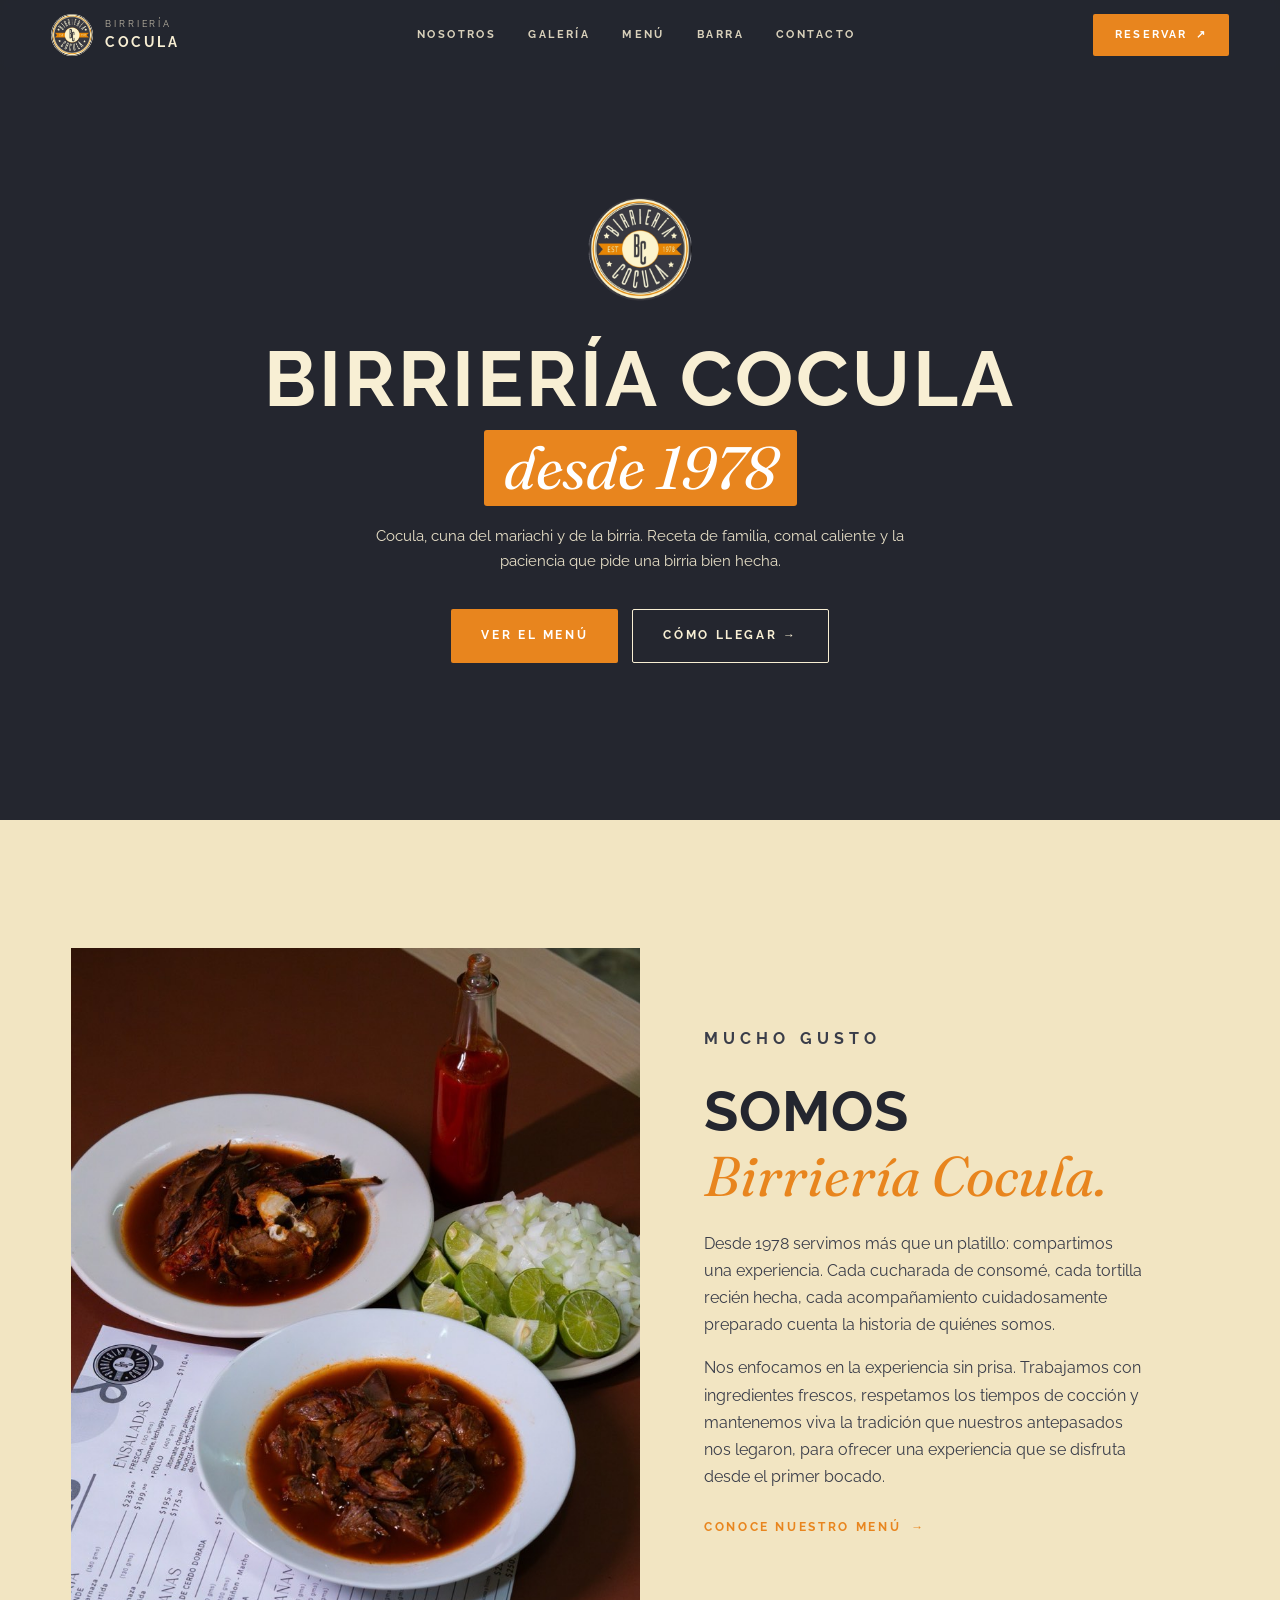
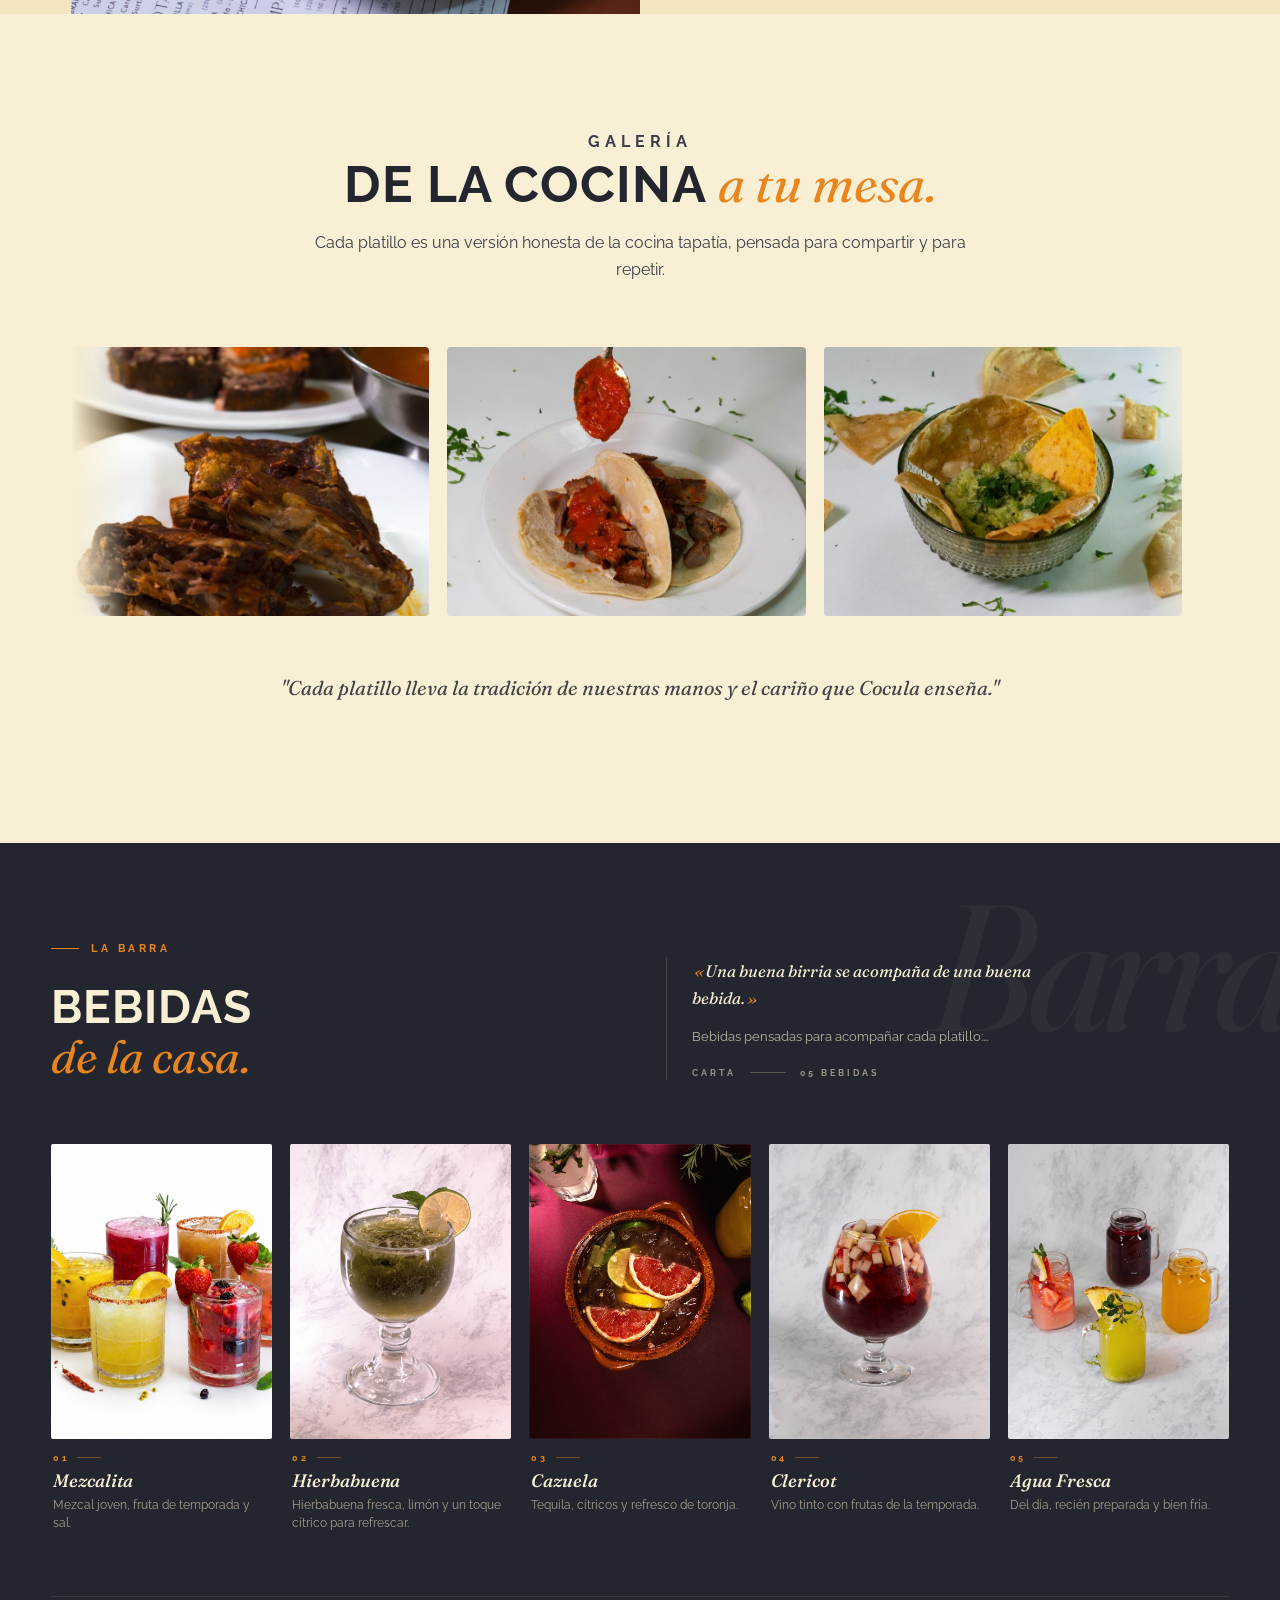
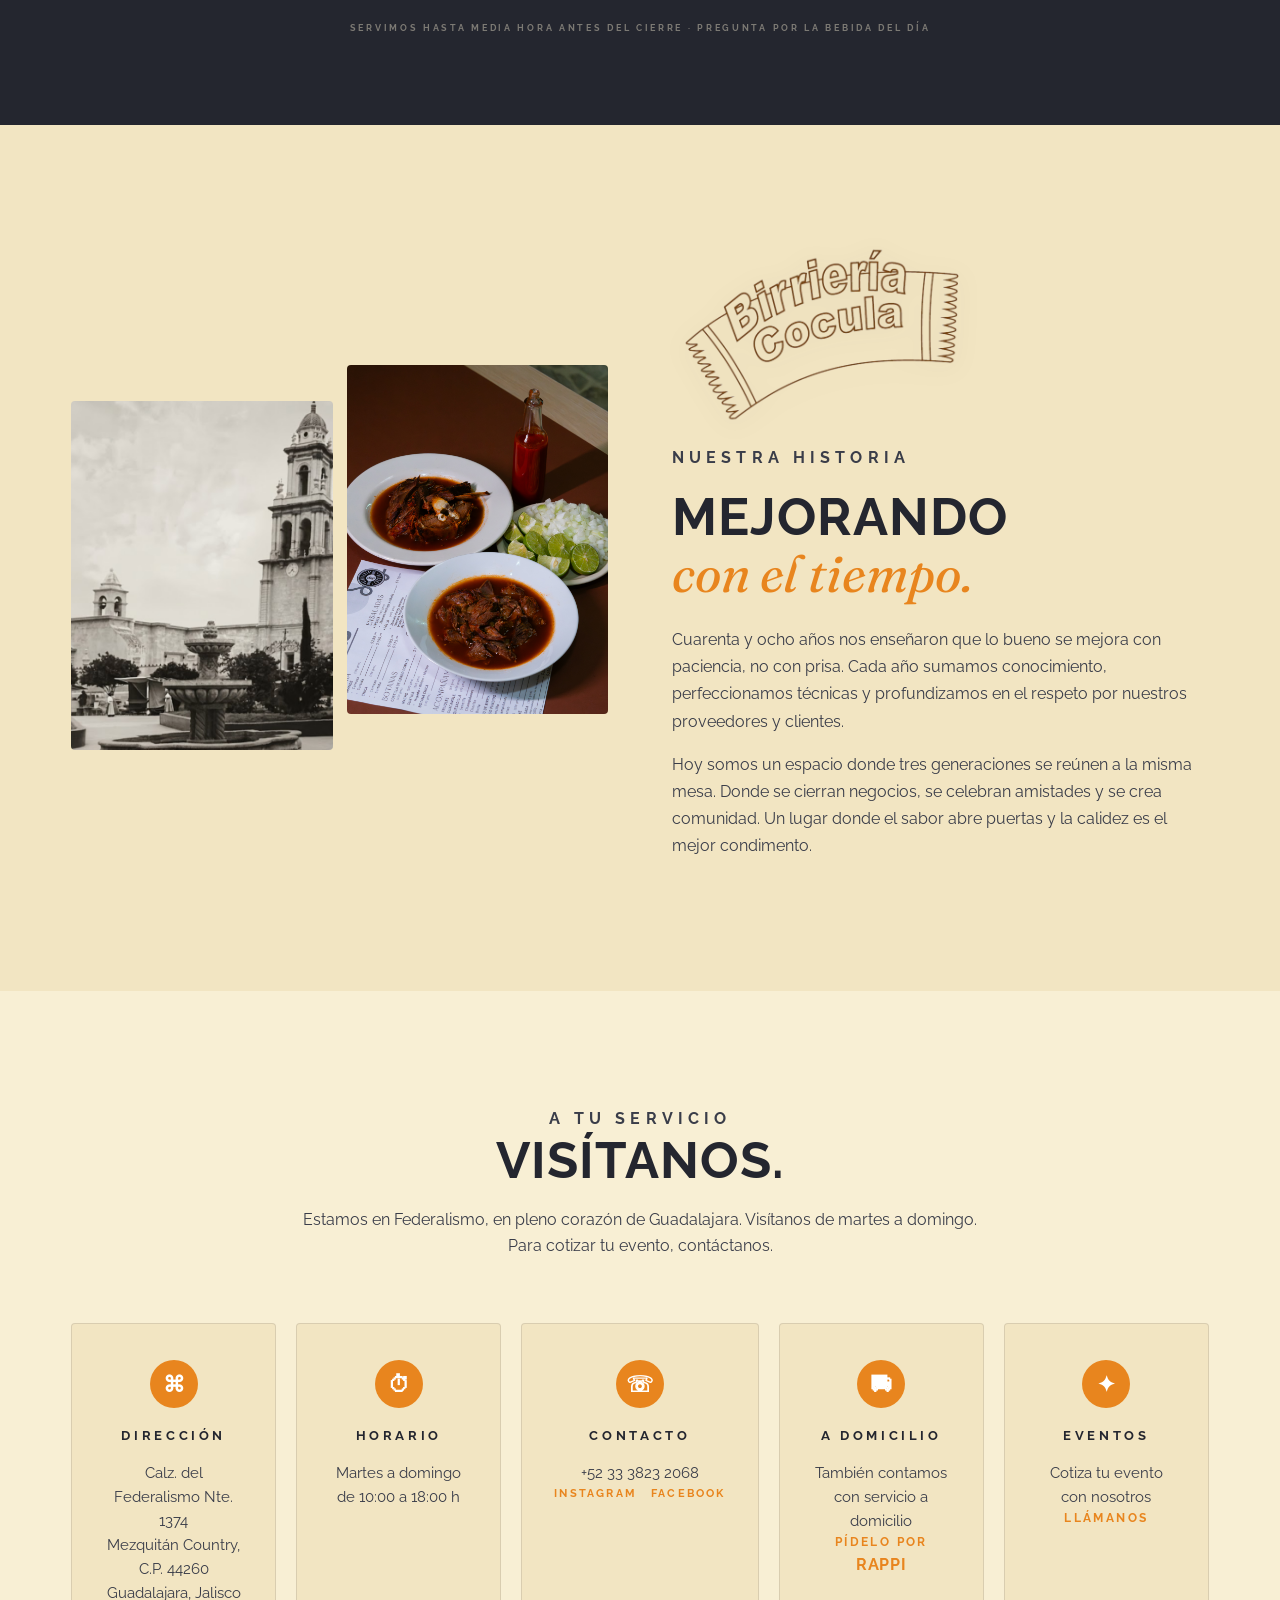
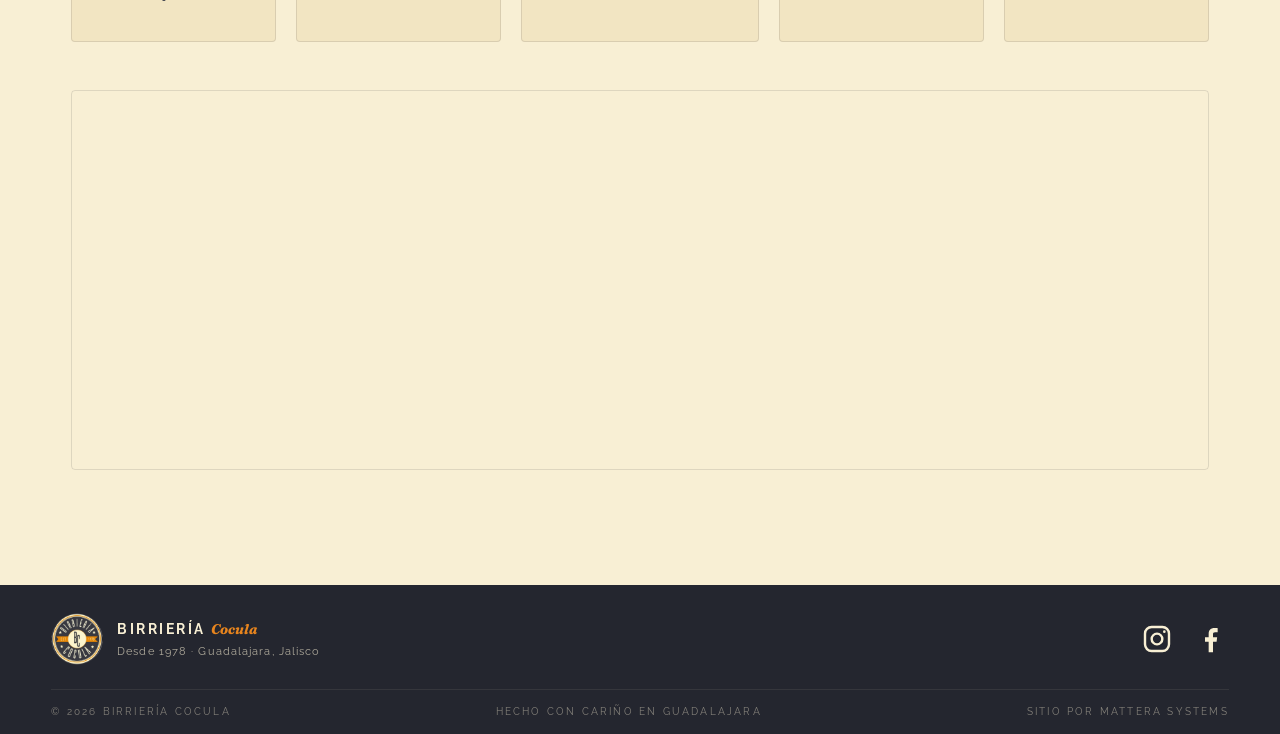
<file: index.html>
<!doctype html>
<html lang="es">
<head>
<meta charset="utf-8" />
<meta name="viewport" content="width=device-width, initial-scale=1" />
<title>Birriería Cocula · Birria tradicional desde 1978 · Guadalajara</title>
<meta name="description" content="Birriería Cocula: birria de chivo tradicional en Guadalajara desde 1978. Tacos, consomé, panela frita y mezcalitas. Calz. del Federalismo Nte. 1374, Mezquitán Country." />
<meta name="keywords" content="birrieria cocula, birria guadalajara, birria de chivo, birria tradicional, restaurante guadalajara, federalismo, mezquitan country, birrieria jalisco" />
<meta name="author" content="Birriería Cocula" />
<meta name="robots" content="index, follow" />
<link rel="canonical" href="https://birrieriacocula.com/" />

<meta property="og:type" content="restaurant.restaurant" />
<meta property="og:site_name" content="Birriería Cocula" />
<meta property="og:title" content="Birriería Cocula · Birria tradicional desde 1978" />
<meta property="og:description" content="De Cocula, cuna del mariachi y de la birria, a tu mesa en Guadalajara. Receta familiar desde 1978." />
<meta property="og:url" content="https://birrieriacocula.com/" />
<meta property="og:image" content="https://birrieriacocula.com/assets/images/brand/logo.png" />
<meta property="og:locale" content="es_MX" />

<meta name="twitter:card" content="summary_large_image" />
<meta name="twitter:title" content="Birriería Cocula · Birria tradicional desde 1978" />
<meta name="twitter:description" content="Birria de chivo tradicional en Guadalajara desde 1978." />
<meta name="twitter:image" content="https://birrieriacocula.com/assets/images/brand/logo.png" />

<meta name="theme-color" content="#24262F" />
<link rel="icon" type="image/png" href="assets/images/brand/logo.png" />

<script type="application/ld+json">
{
  "@context": "https://schema.org",
  "@type": "Restaurant",
  "name": "Birriería Cocula",
  "description": "Birria de chivo tradicional en Guadalajara desde 1978. Receta familiar de Cocula, Jalisco.",
  "url": "https://birrieriacocula.com/",
  "logo": "https://birrieriacocula.com/assets/images/brand/logo.png",
  "image": "https://birrieriacocula.com/assets/images/brand/logo.png",
  "telephone": "+523338232068",
  "priceRange": "$$",
  "servesCuisine": ["Mexicana", "Jalisciense", "Birria"],
  "foundingDate": "1978",
  "menu": "https://birrieriacocula.com/menu.html",
  "acceptsReservations": "True",
  "address": {
    "@type": "PostalAddress",
    "streetAddress": "Calz. del Federalismo Nte. 1374",
    "addressLocality": "Guadalajara",
    "addressRegion": "Jalisco",
    "postalCode": "44260",
    "addressCountry": "MX"
  },
  "openingHoursSpecification": [{
    "@type": "OpeningHoursSpecification",
    "dayOfWeek": ["Tuesday","Wednesday","Thursday","Friday","Saturday","Sunday"],
    "opens": "10:00",
    "closes": "18:00"
  }]
}
</script>

<link rel="preconnect" href="https://fonts.googleapis.com">
<link rel="preconnect" href="https://fonts.gstatic.com" crossorigin>
<link href="https://fonts.googleapis.com/css2?family=Raleway:wght@400;500;700&family=Fraunces:ital,opsz,wght@0,9..144,400..700;1,9..144,400..700&display=swap" rel="stylesheet">

<link rel="stylesheet" href="styles.css" />
</head>
<body>

<!-- ─── NAV ─────────────────────────────────────────────── -->
<header class="nav">
  <a href="#top" class="nav__brand" aria-label="Birriería Cocula">
    <img src="assets/images/brand/logo.png" alt="" />
    <span>
      <small>Birriería</small>
      Cocula
    </span>
  </a>
  <nav class="nav__links" aria-label="Principal">
    <a href="#nosotros">Nosotros</a>
    <a href="#galeria">Galería</a>
    <a href="menu.html">Menú</a>
    <a href="#barra">Barra</a>
    <a href="#contacto">Contacto</a>
  </nav>
  <a href="tel:+523338232068" class="nav__cta">Reservar <span aria-hidden="true">↗</span></a>
  <button class="nav__burger" aria-label="Abrir menú" aria-expanded="false">
    <span></span><span></span><span></span>
  </button>
</header>

<!-- ─── HERO SLIDER ─────────────────────────────────────── -->
<section id="top" class="hero">
  <div class="hero__slides" aria-hidden="true">
    <div class="hero__slide" style="background-image:url('assets/images/menu/birrieriacocula_foto.jpg')"></div>
    <div class="hero__slide" style="background-image:url('assets/images/menu/chivo-7.jpg')"></div>
    <div class="hero__slide" style="background-image:url('assets/images/menu/panela-asada.jpg')"></div>
  </div>
  <div class="hero__overlay">
    <div class="hero__logo"><img src="assets/images/brand/logo.png" alt="Logotipo Birriería Cocula" /></div>
    <h1>Birriería Cocula <em>desde 1978</em></h1>
    <p class="hero__lede">Cocula, cuna del mariachi y de la birria. Receta de familia, comal caliente y la paciencia que pide una birria bien hecha.</p>
    <div class="hero__cta">
      <a href="menu.html" class="btn btn--solid">Ver el menú</a>
      <a href="#contacto" class="btn btn--ghost">Cómo llegar →</a>
    </div>
  </div>
</section>

<!-- ─── MUCHO GUSTO (nosotros) ──────────────────────────── -->
<section id="nosotros" class="mucho">
  <div class="mucho__inner">
    <div class="mucho__img" style="background-image:url('assets/images/menu/birria-chivo.jpg')"></div>
    <div class="mucho__text">
      <p class="eyebrow">Mucho gusto</p>
      <h2>Somos <em>Birriería Cocula.</em></h2>
      <p>Desde 1978 servimos más que un platillo: compartimos una experiencia. Cada cucharada de consomé, cada tortilla recién hecha, cada acompañamiento cuidadosamente preparado cuenta la historia de quiénes somos.</p>
      <p>Nos enfocamos en la experiencia sin prisa. Trabajamos con ingredientes frescos, respetamos los tiempos de cocción y mantenemos viva la tradición que nuestros antepasados nos legaron, para ofrecer una experiencia que se disfruta desde el primer bocado.</p>
      <a href="menu.html" class="link-arrow">Conoce nuestro menú <span>→</span></a>
    </div>
  </div>
</section>

<!-- ─── GALERÍA ─────────────────────────────────────────── -->
<section id="galeria" class="section galeria">
  <div class="section__head">
    <p class="eyebrow">Galería</p>
    <h2>De la cocina <em>a tu mesa.</em></h2>
    <p>Cada platillo es una versión honesta de la cocina tapatía, pensada para compartir y para repetir.</p>
  </div>
  <div class="galeria__wrapper">
    <div class="galeria__track">
      <img src="assets/images/menu/costilla-cerdo.jpg" alt="" />
      <img src="assets/images/menu/queso-fundido.jpg" alt="" />
      <img src="assets/images/menu/guacamole.jpg" alt="" />
      <img src="assets/images/menu/arrachera.jpg" alt="" />
      <img src="assets/images/menu/ensalada-fresca.jpg" alt="" />
      <img src="assets/images/menu/macho.jpg" alt="" />
      <img src="assets/images/menu/peinecillo.jpg" alt="" />
      <img src="assets/images/menu/birria-mesa.jpg" alt="" />
      <img src="assets/images/menu/botana-surtida.jpg" alt="" />
      <img src="assets/images/menu/costilla-puerco.jpg" alt="" />
      <img src="assets/images/menu/panela-chivo.jpg" alt="" />
      <img src="assets/images/menu/panela-asada.jpg" alt="" />
      <img src="assets/images/menu/quesadillas-nuevo.jpg" alt="" />
      <img src="assets/images/menu/queso-fundido-nuevo.jpg" alt="" />
    </div>
  </div>
  <p class="galeria__quote">"Cada platillo lleva la tradición de nuestras manos y el cariño que Cocula enseña."</p>
</section>


<!-- ─── BARRA (cocteles) ────────────────────────────────── -->
<section id="barra" class="barra">
  <div class="barra__head">
    <div class="barra__head-left">
      <p class="eyebrow">La barra</p>
      <h2>Bebidas <em>de la casa.</em></h2>
    </div>
    <div class="barra__head-right">
      <p class="quote"><span class="quote__mark">«</span>Una buena birria se acompaña de una buena bebida.<span class="quote__mark">»</span></p>
      <p class="barra__intro">Bebidas pensadas para acompañar cada platillo:…</p>
      <div class="barra__meta">
        <span>Carta</span>
        <span class="barra__meta-line"></span>
        <span>05 bebidas</span>
      </div>
    </div>
  </div>

  <ol class="barra__cards">
    <li class="drink">
      <div class="drink__media"><img src="assets/images/menu/mezcalitas-galeria-nueva.jpg" alt="Mezcalita" loading="lazy" /></div>
      <div class="drink__body">
        <span class="drink__num">01</span>
        <h3>Mezcalita</h3>
        <p>Mezcal joven, fruta de temporada y sal.</p>
      </div>
    </li>
    <li class="drink">
      <div class="drink__media"><img src="assets/images/barra/hierbabuena.jpg" alt="Hierbabuena" loading="lazy" /></div>
      <div class="drink__body">
        <span class="drink__num">02</span>
        <h3>Hierbabuena</h3>
        <p>Hierbabuena fresca, limón y un toque cítrico para refrescar.</p>
      </div>
    </li>
    <li class="drink">
      <div class="drink__media"><img src="assets/images/barra/cazuela.jpg" alt="Cazuela" loading="lazy" /></div>
      <div class="drink__body">
        <span class="drink__num">03</span>
        <h3>Cazuela</h3>
        <p>Tequila, cítricos y refresco de toronja.</p>
      </div>
    </li>
    <li class="drink">
      <div class="drink__media"><img src="assets/images/barra/clericot.jpg" alt="Clericot" loading="lazy" /></div>
      <div class="drink__body">
        <span class="drink__num">04</span>
        <h3>Clericot</h3>
        <p>Vino tinto con frutas de la temporada.</p>
      </div>
    </li>
    <li class="drink">
      <div class="drink__media"><img src="assets/images/menu/agua-fresca-galeria.jpg" alt="Agua fresca" loading="lazy" /></div>
      <div class="drink__body">
        <span class="drink__num">05</span>
        <h3>Agua Fresca</h3>
        <p>Del día, recién preparada y bien fría.</p>
      </div>
    </li>
  </ol>

  <p class="barra__foot">Servimos hasta media hora antes del cierre · Pregunta por la bebida del día</p>
</section>

<!-- ─── HISTORIA ────────────────────────────────────────── -->
<section id="historia" class="section historia">
  <div class="historia__inner">
    <div class="historia__media">
      <!-- Fotos del centro de Cocula -->
      <img src="assets/images/menu/cocula_antes.png" alt="Cocula, cuna del mariachi y la birria" />
      <img src="assets/images/menu/chivo-5.jpg" alt="Birria de chivo" />
    </div>
    <div class="historia__text">
      <img src="assets/images/decor/zarape.png" alt="" class="zarape-decor" aria-hidden="true" />
      <p class="eyebrow">Nuestra historia</p>
      <h2>Mejorando <em>con el tiempo.</em></h2>
      <p>Cuarenta y ocho años nos enseñaron que lo bueno se mejora con paciencia, no con prisa. Cada año sumamos conocimiento, perfeccionamos técnicas y profundizamos en el respeto por nuestros proveedores y clientes.</p>
      <p>Hoy somos un espacio donde tres generaciones se reúnen a la misma mesa. Donde se cierran negocios, se celebran amistades y se crea comunidad. Un lugar donde el sabor abre puertas y la calidez es el mejor condimento.</p>
    </div>
  </div>
</section>

<!-- ─── A TU SERVICIO (contacto) ────────────────────────── -->
<section id="contacto" class="section servicio">
  <div class="section__head">
    <p class="eyebrow">A tu servicio</p>
    <h2>Visítanos.</h2>
    <p>Estamos en Federalismo, en pleno corazón de Guadalajara. Visítanos de martes a domingo. Para cotizar tu evento, contáctanos.</p>
  </div>

  <div class="servicio__cards">
    <div class="card">
      <div class="card__icon">⌘</div>
      <h3>Dirección</h3>
      <p>Calz. del Federalismo Nte. 1374<br/>Mezquitán Country, C.P. 44260<br/>Guadalajara, Jalisco</p>
    </div>
    <div class="card">
      <div class="card__icon">⏱</div>
      <h3>Horario</h3>
      <p>Martes a domingo<br/>de 10:00 a 18:00 h</p>
    </div>
    <div class="card">
      <div class="card__icon">☏</div>
      <h3>Contacto</h3>
      <p><a href="tel:+523338232068">+52 33 3823 2068</a></p>
      <p class="card__social">
        <a href="https://www.instagram.com/bcocula/" target="_blank" rel="noopener">Instagram</a>
        <a href="https://www.facebook.com/profile.php?id=61584053353996" target="_blank" rel="noopener">Facebook</a>
      </p>
    </div>
    <a href="https://www.rappi.com.mx" target="_blank" rel="noopener" class="card card--link" aria-label="Pídenos en Rappi">
      <div class="card__icon">⛟</div>
      <h3>A Domicilio</h3>
      <p>También contamos con servicio a domicilio</p>
      <p class="card__social">
        <span class="card__rappi">Pídelo por <strong>rappi</strong></span>
      </p>
    </a>
    <a href="tel:+523315695609" class="card card--link" aria-label="Cotiza tu evento">
      <div class="card__icon">✦</div>
      <h3>Eventos</h3>
      <p>Cotiza tu evento con nosotros</p>
      <p class="card__social">
        <span class="card__rappi">Llámanos</span>
      </p>
    </a>
  </div>

  <div class="servicio__map">
    <iframe
      title="Mapa Birriería Cocula"
      src="https://www.google.com/maps?q=Calz.%20del%20Federalismo%20Nte%201374%2C%20Mezquitan%2C%20Guadalajara&output=embed"
      loading="lazy"
      referrerpolicy="no-referrer-when-downgrade"
      allowfullscreen></iframe>
  </div>
</section>

<!-- ─── FOOTER ──────────────────────────────────────────── -->
<footer class="foot">
  <div class="foot__inner">
    <div class="foot__brand">
      <img src="assets/images/brand/logo.png" alt="" class="foot__logo" />
      <div>
        <h3>Birriería <em>Cocula</em></h3>
        <p>Desde 1978 · Guadalajara, Jalisco</p>
      </div>
    </div>
    <div class="foot__social">
      <a href="https://www.instagram.com/bcocula/" target="_blank" rel="noopener" aria-label="Instagram">
        <svg viewBox="0 0 24 24" width="32" height="32" fill="none" stroke="currentColor" stroke-width="1.8" stroke-linecap="round" stroke-linejoin="round" aria-hidden="true">
          <rect x="3" y="3" width="18" height="18" rx="5"/>
          <circle cx="12" cy="12" r="4"/>
          <circle cx="17.5" cy="6.5" r="1" fill="currentColor" stroke="none"/>
        </svg>
      </a>
      <a href="https://www.facebook.com/profile.php?id=61584053353996" target="_blank" rel="noopener" aria-label="Facebook">
        <svg viewBox="0 0 24 24" width="32" height="32" fill="currentColor" aria-hidden="true">
          <path d="M13.5 22v-8h2.7l.4-3.3h-3.1V8.5c0-.95.27-1.6 1.62-1.6H17V3.94c-.3-.04-1.33-.13-2.53-.13-2.5 0-4.22 1.53-4.22 4.34v2.55H7.5V14h2.75v8h3.25z"/>
        </svg>
      </a>
    </div>
  </div>
  <div class="foot__base">
    <span>© 2026 Birriería Cocula</span>
    <span>Hecho con cariño en Guadalajara</span>
    <span><a href="https://matterasystems.com/" target="_blank" rel="noopener" style="color:inherit;text-decoration:none">Sitio por Mattera Systems</a></span>
  </div>
</footer>

<script src="main.js"></script>
</body>
</html>
</file>
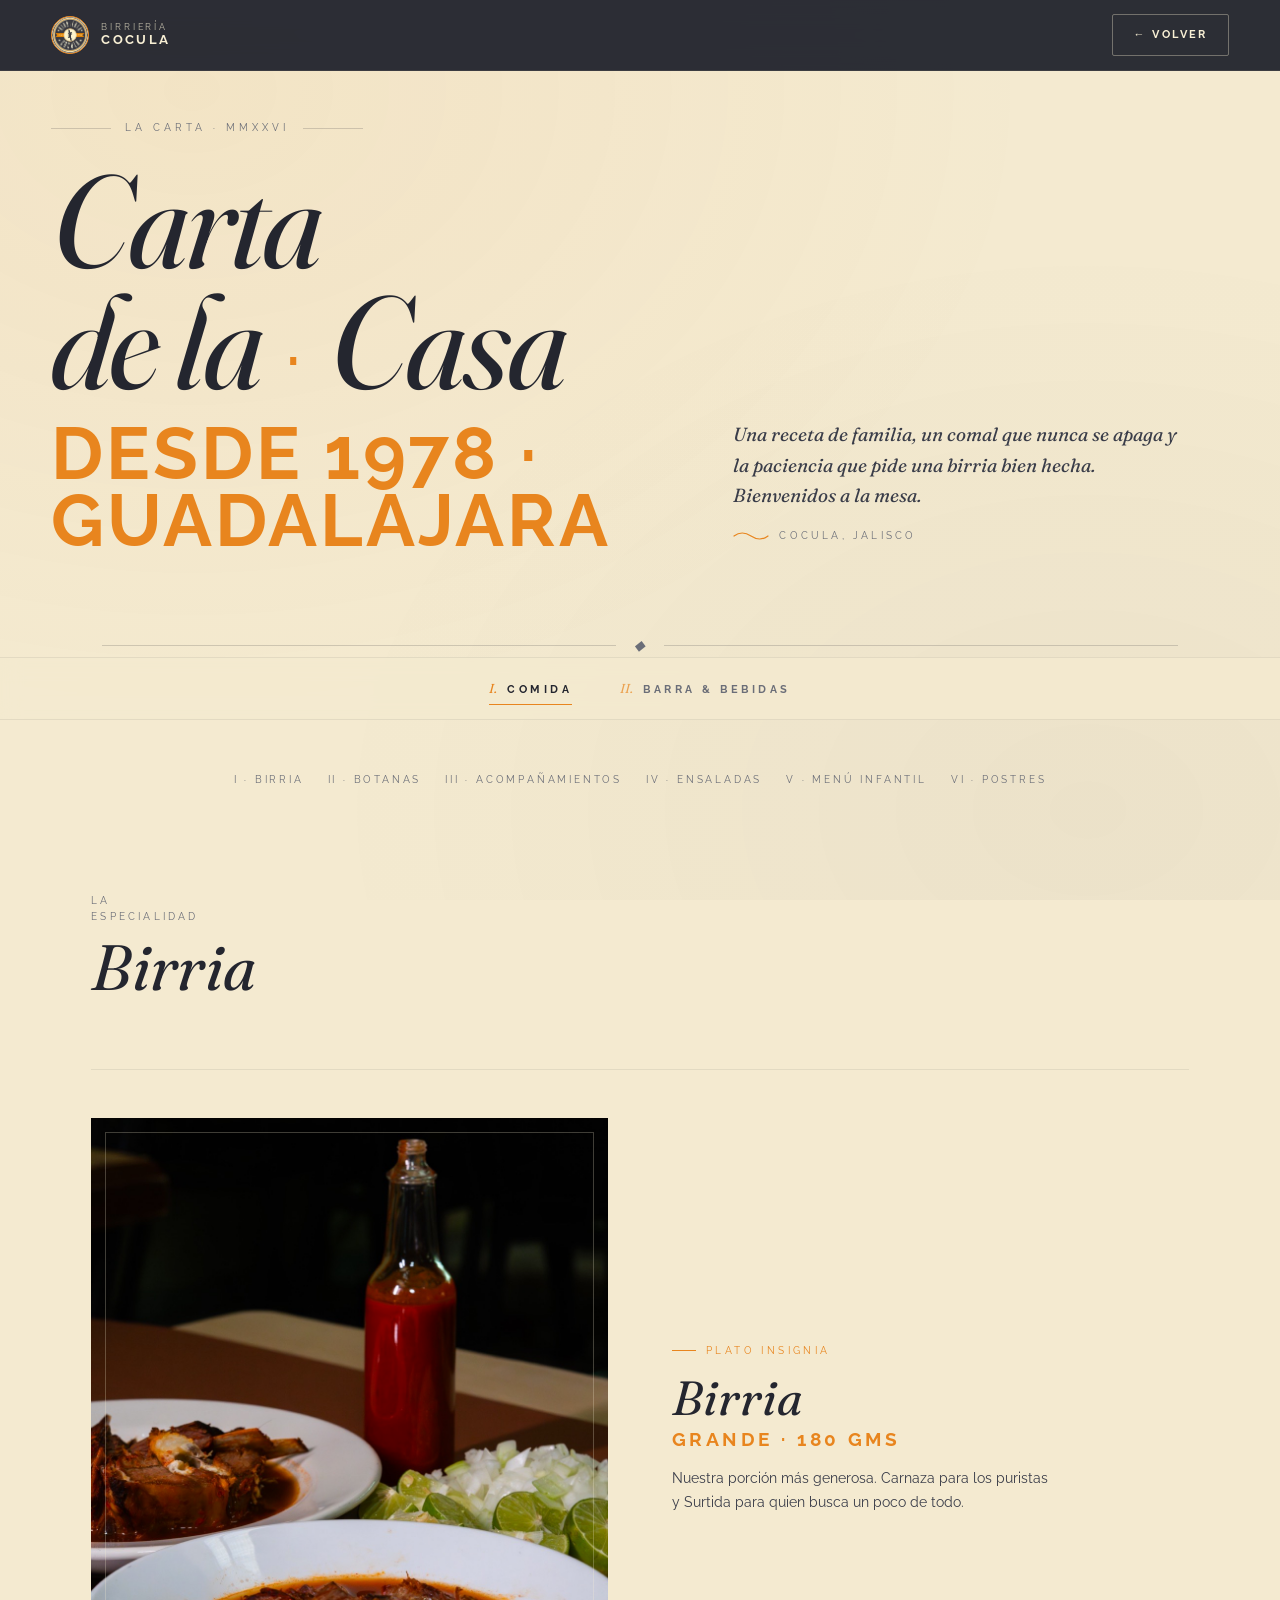
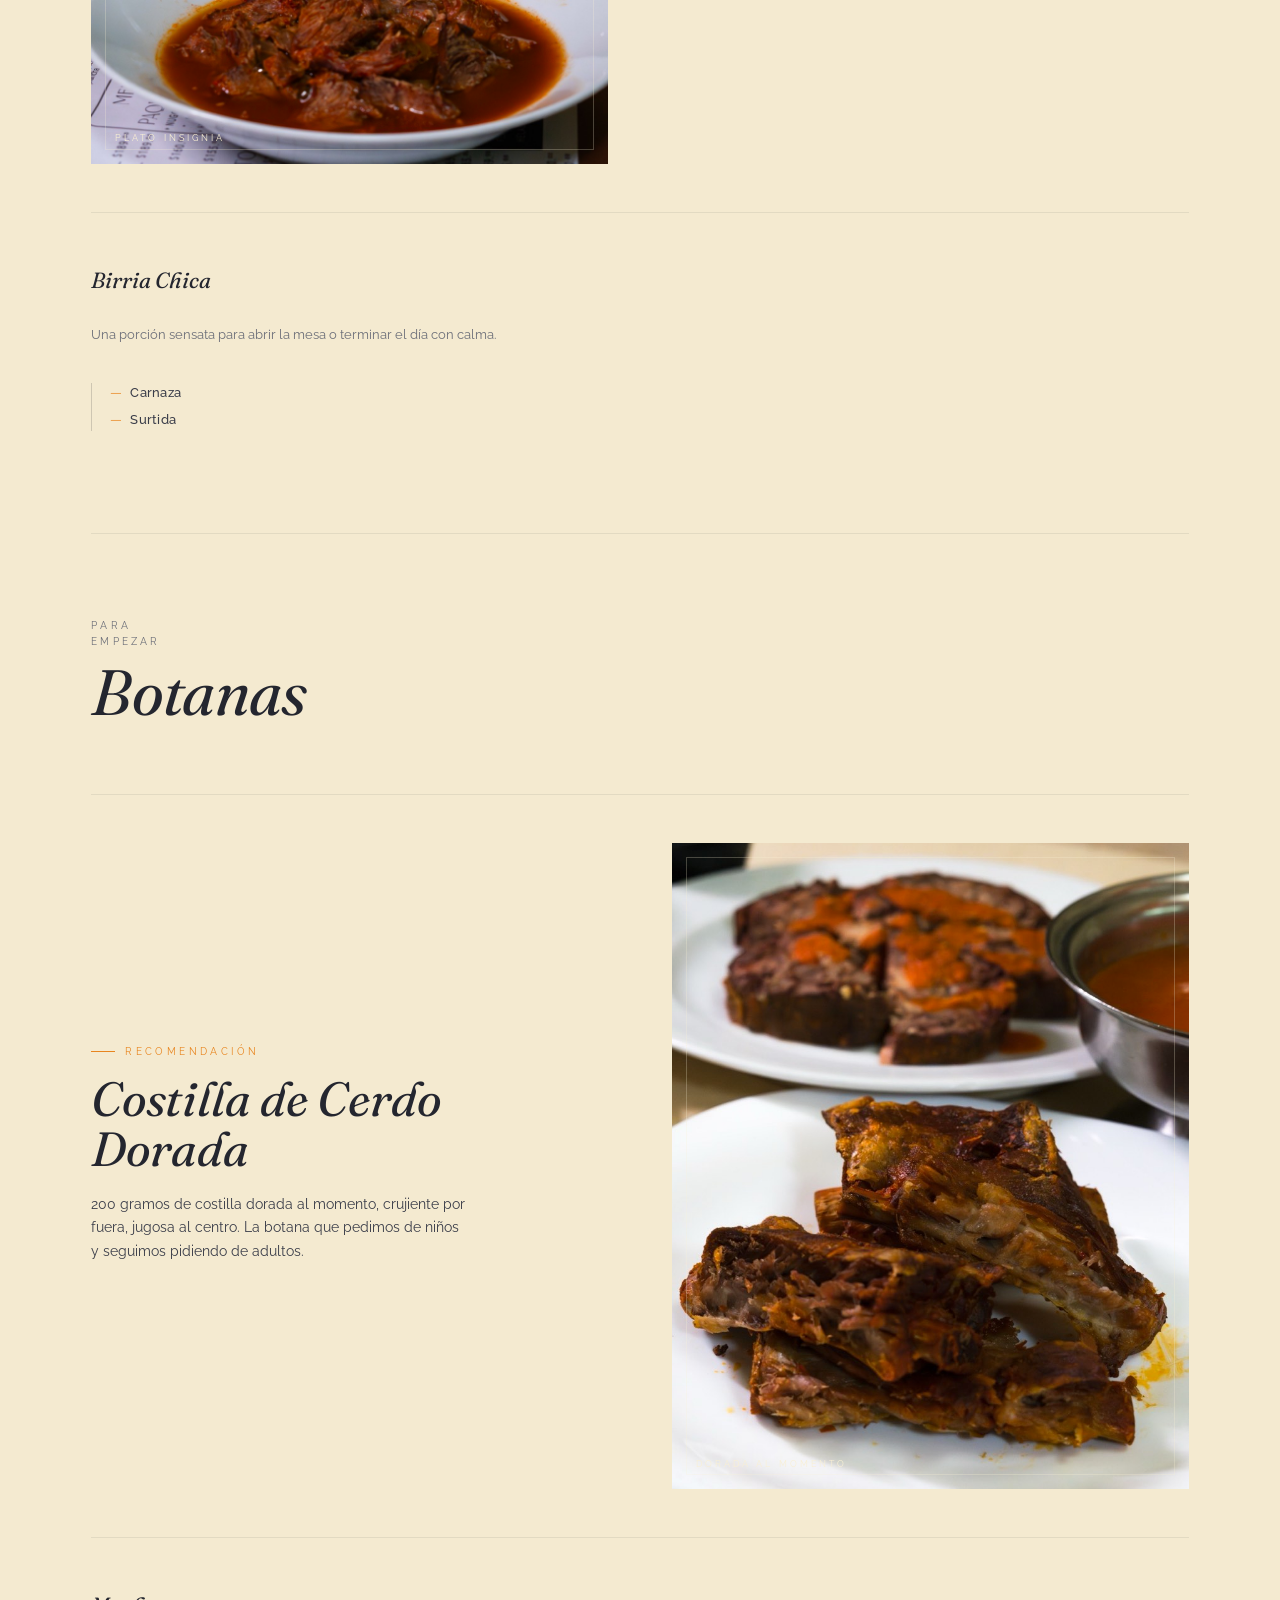
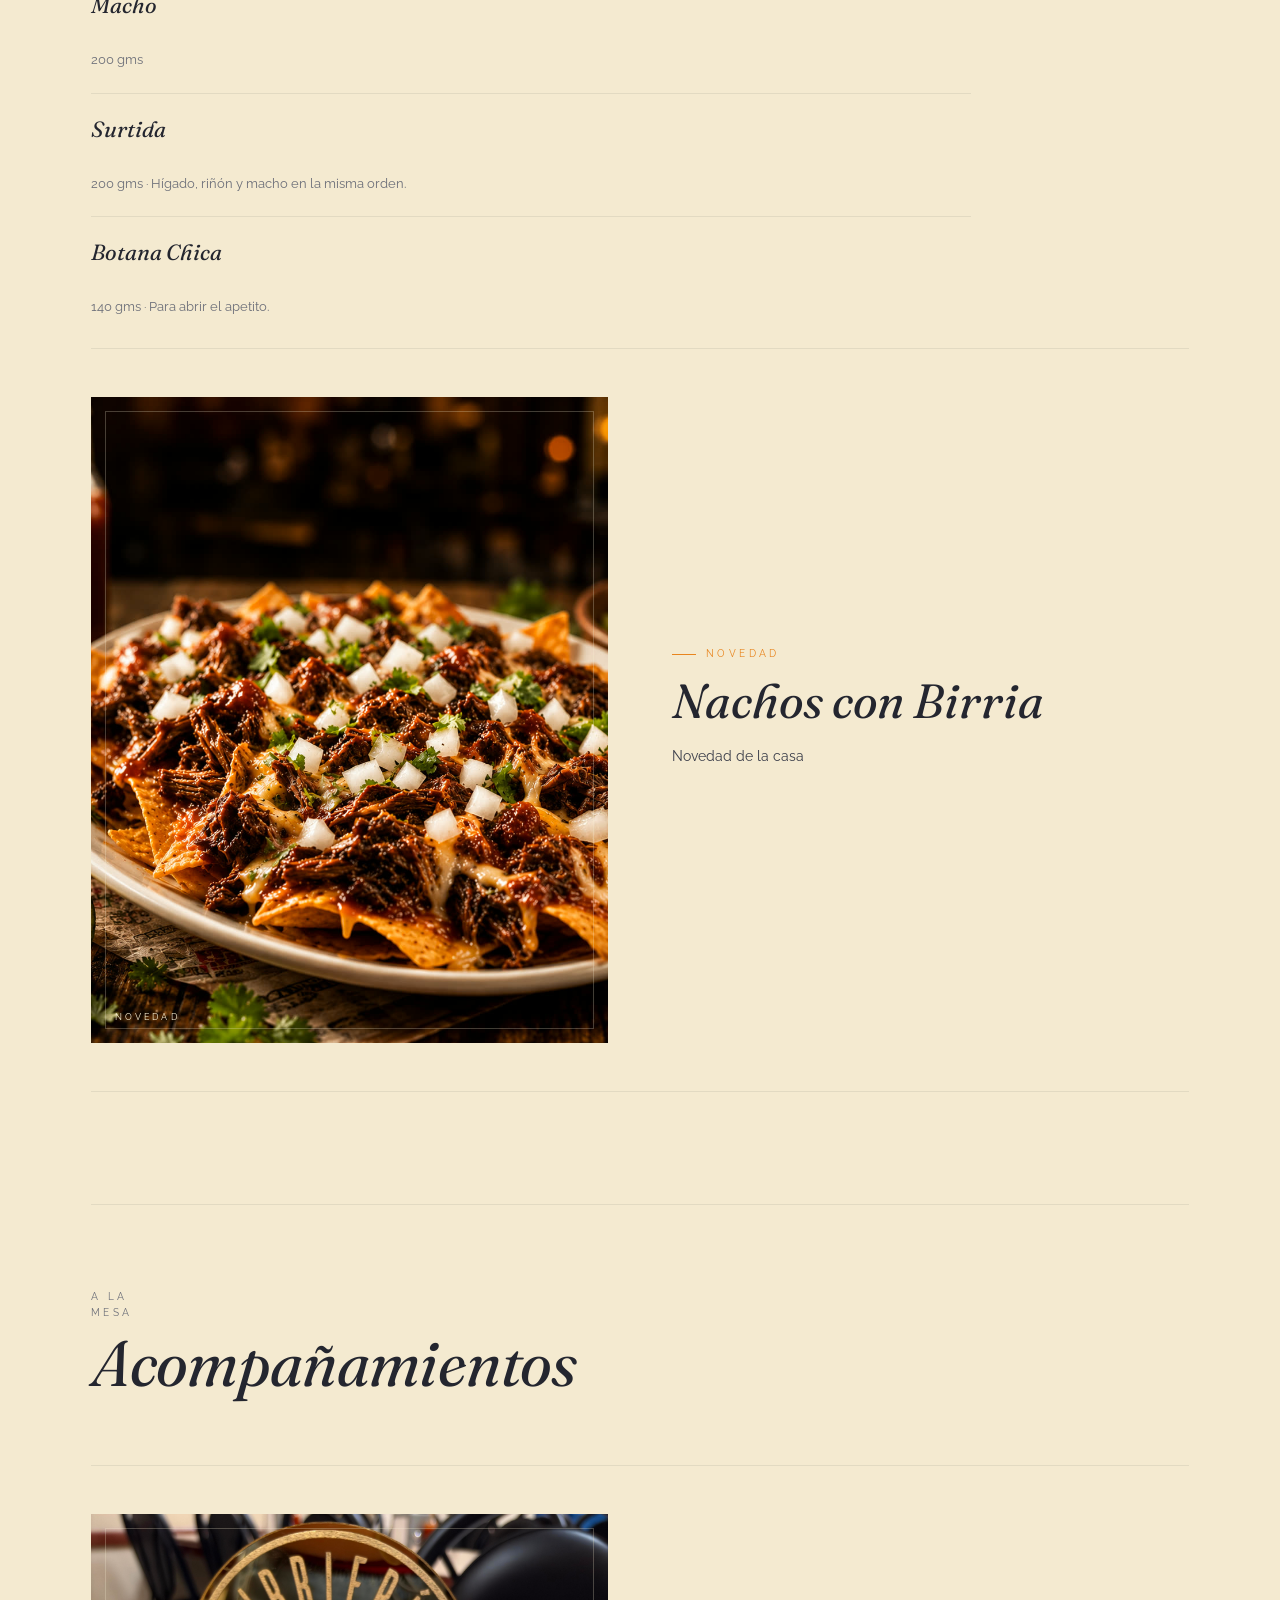
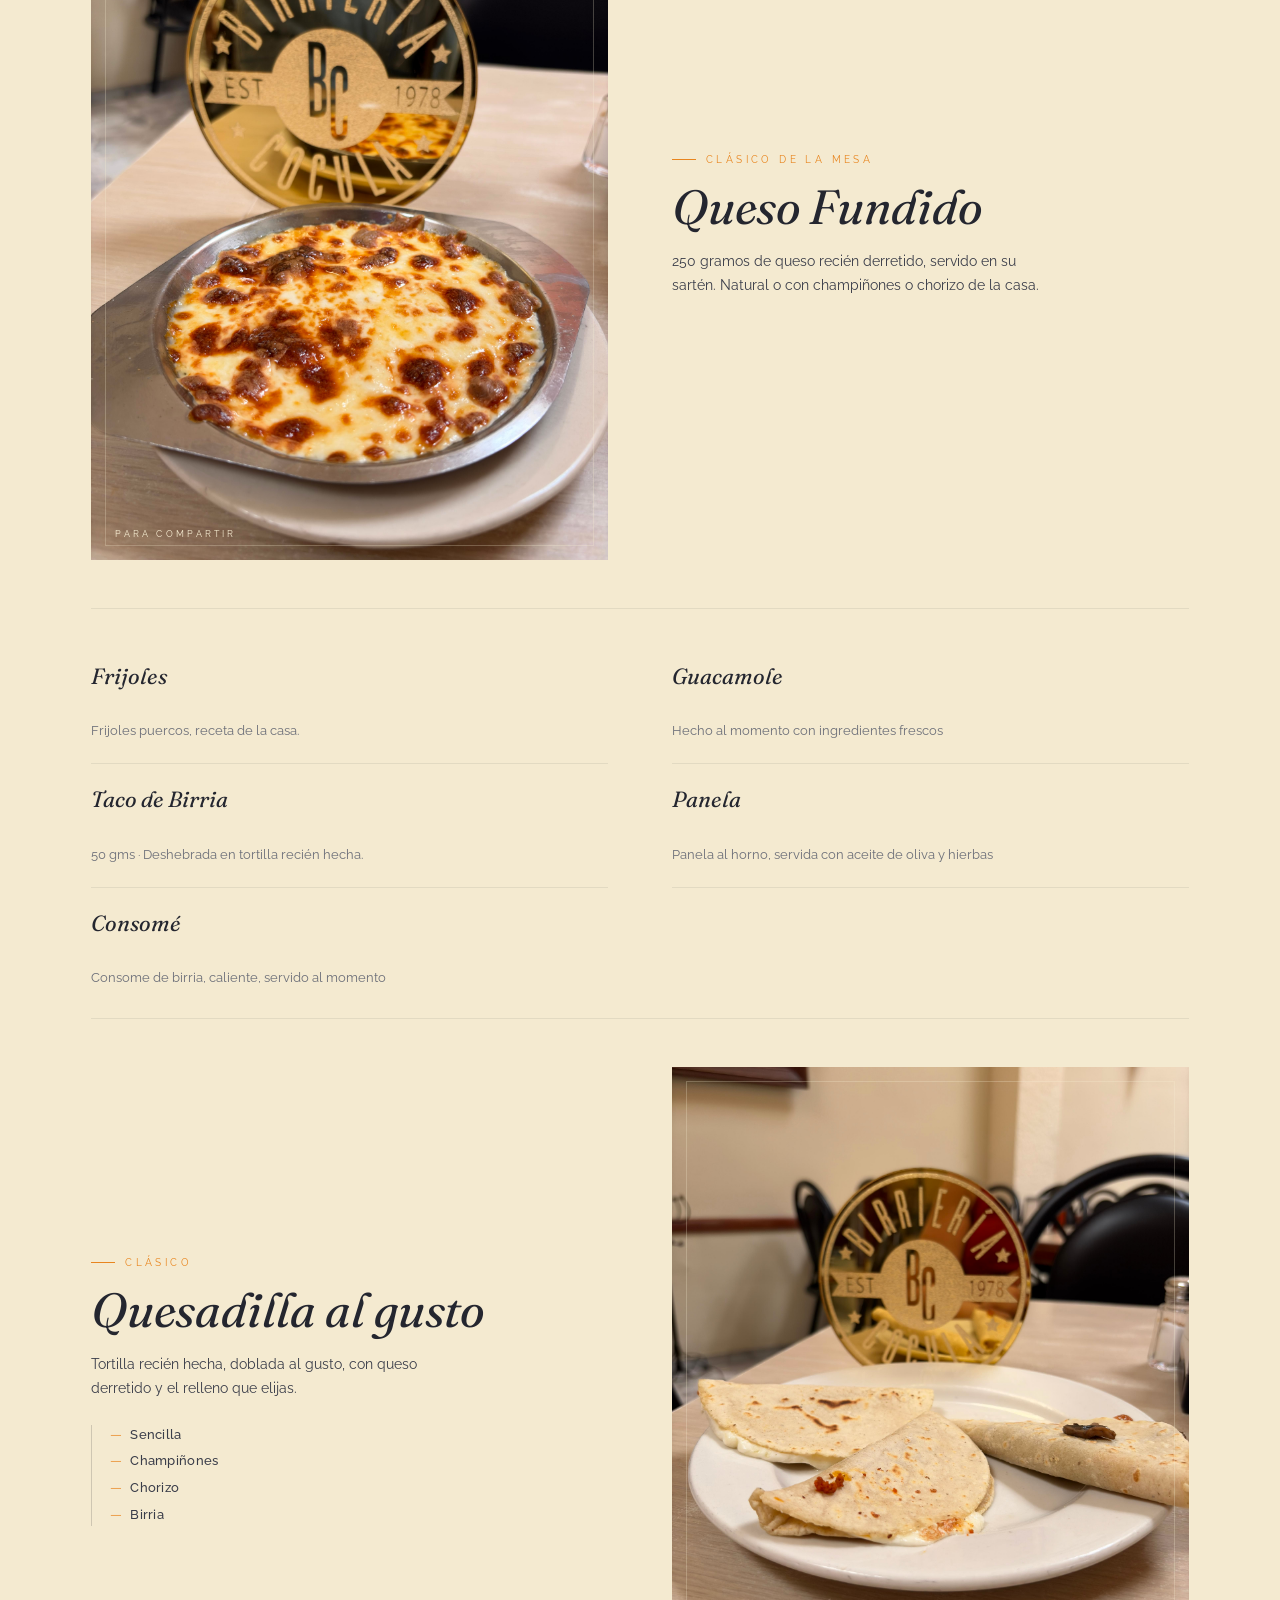
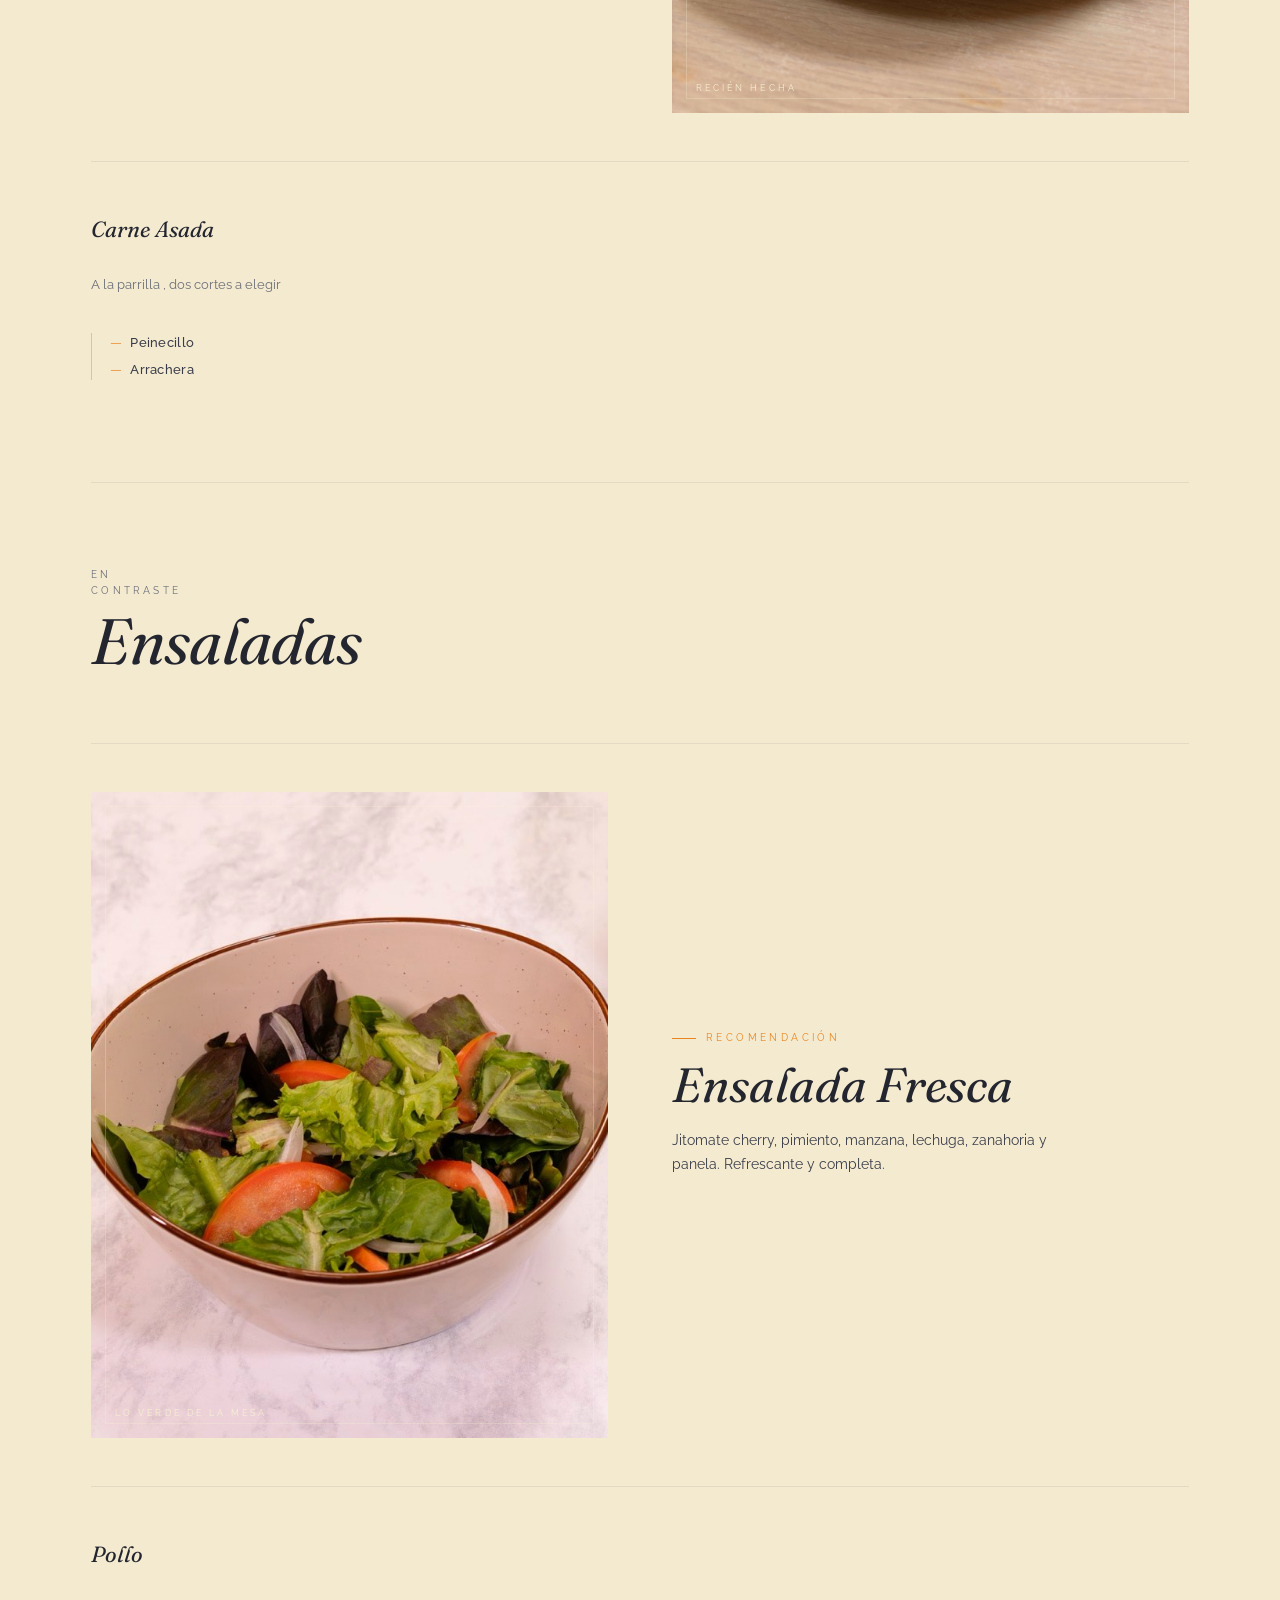
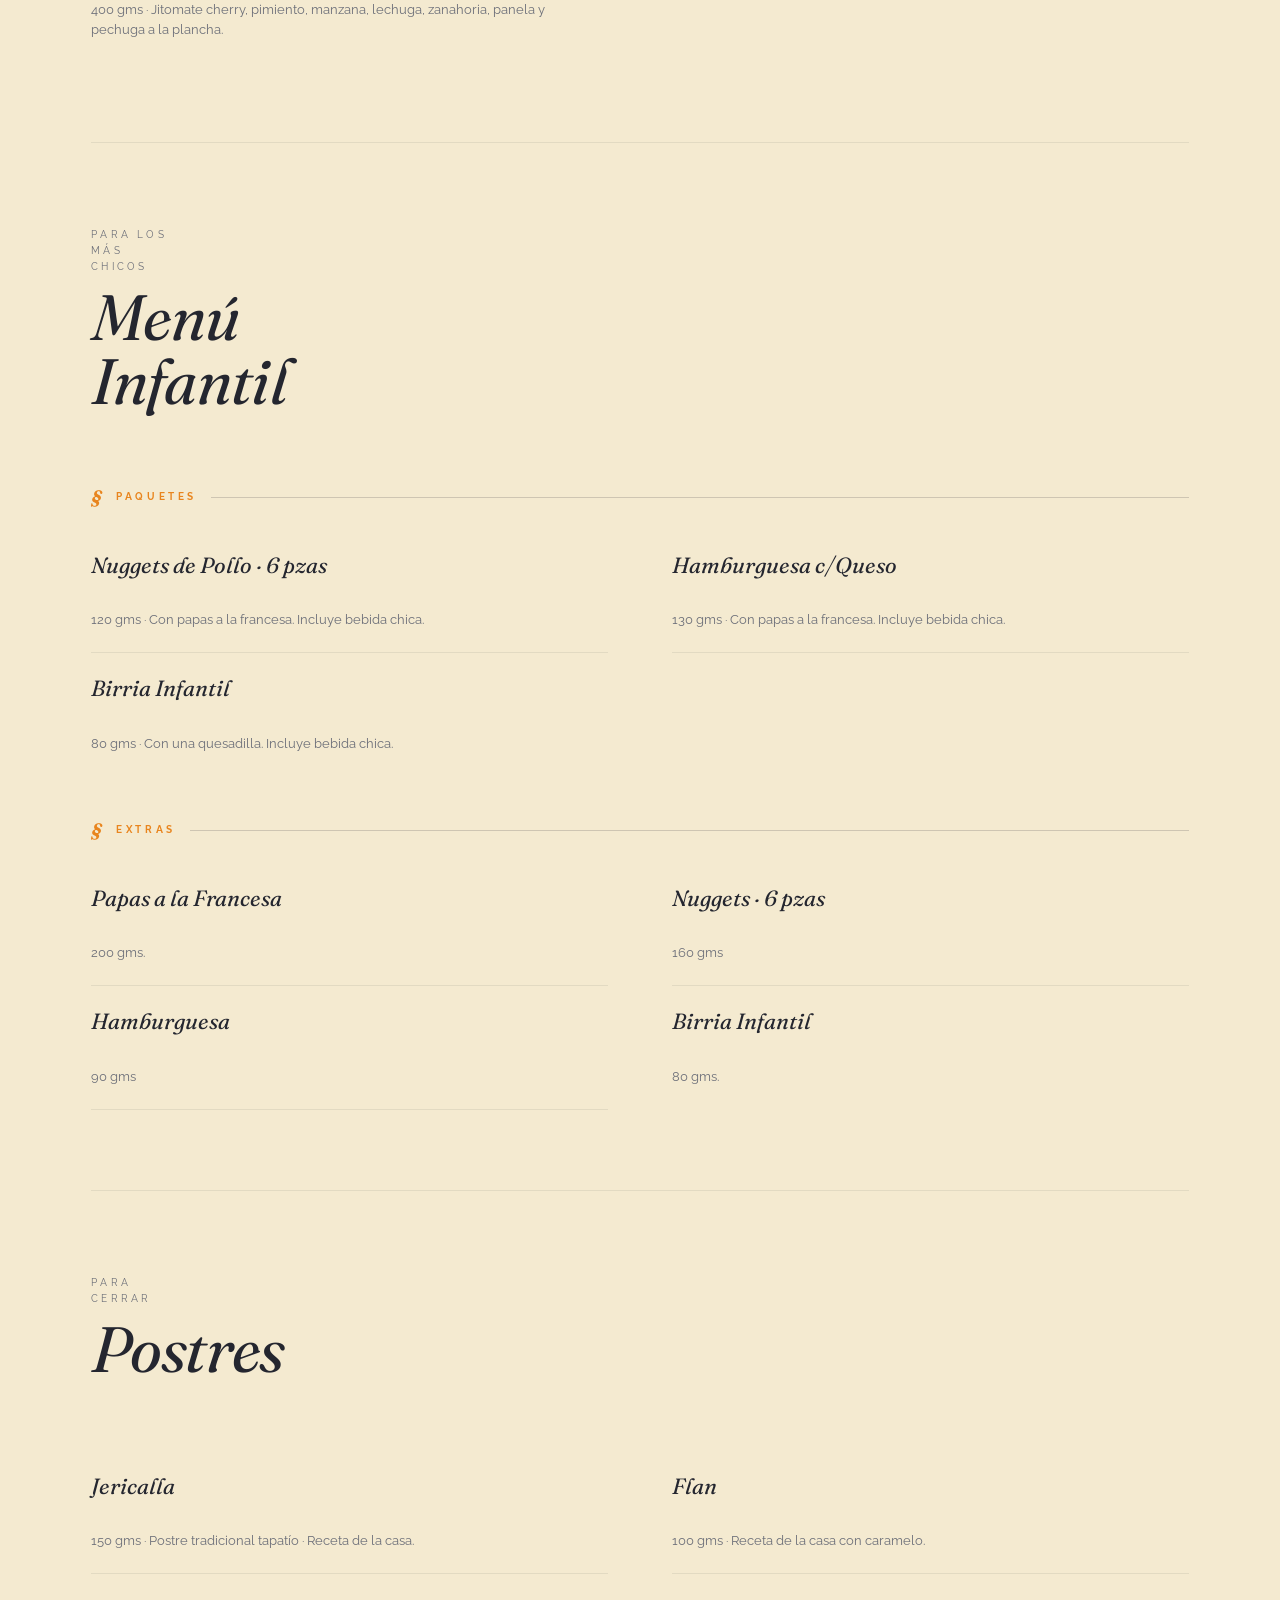
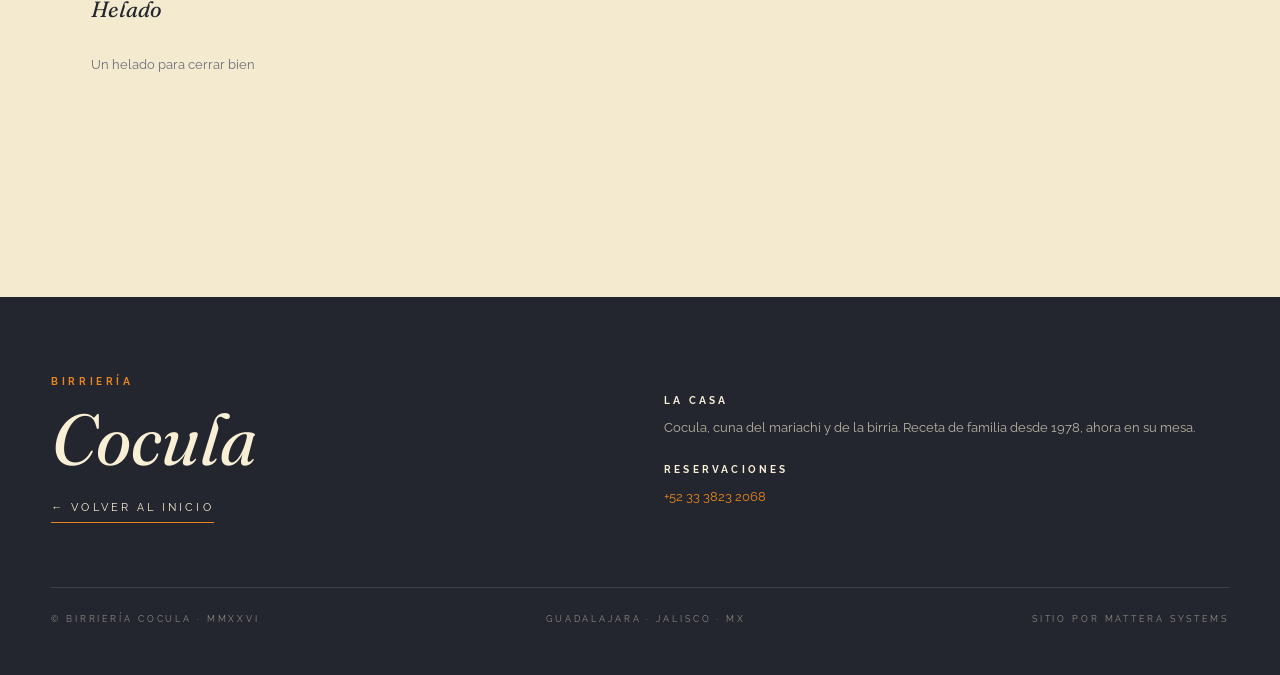
<file: menu.html>
<!doctype html>
<html lang="es">
<head>
<meta charset="utf-8" />
<meta name="viewport" content="width=device-width, initial-scale=1" />
<title>La Carta · Birriería Cocula · Menú de birria en Guadalajara</title>
<meta name="description" content="Carta de Birriería Cocula: birria de chivo, tacos, consomé, botanas, acompañamientos, ensaladas, postres y barra de bebidas. Tradición tapatía desde 1978." />
<meta name="robots" content="index, follow" />
<link rel="canonical" href="https://birrieriacocula.com/menu.html" />

<meta property="og:type" content="website" />
<meta property="og:site_name" content="Birriería Cocula" />
<meta property="og:title" content="La Carta · Birriería Cocula" />
<meta property="og:description" content="Birria de chivo, botanas, acompañamientos y barra de bebidas. Tradición tapatía desde 1978." />
<meta property="og:url" content="https://birrieriacocula.com/menu.html" />
<meta property="og:image" content="https://birrieriacocula.com/assets/images/brand/logo.png" />
<meta property="og:locale" content="es_MX" />

<meta name="twitter:card" content="summary_large_image" />
<meta name="twitter:title" content="La Carta · Birriería Cocula" />
<meta name="twitter:description" content="Birria de chivo, botanas y barra de bebidas. Tradición tapatía desde 1978." />
<meta name="twitter:image" content="https://birrieriacocula.com/assets/images/brand/logo.png" />

<meta name="theme-color" content="#24262F" />
<link rel="icon" type="image/png" href="assets/images/brand/logo.png" />

<link rel="preconnect" href="https://fonts.googleapis.com">
<link rel="preconnect" href="https://fonts.gstatic.com" crossorigin>
<link href="https://fonts.googleapis.com/css2?family=Raleway:wght@400;500;700&family=Fraunces:ital,opsz,wght@0,9..144,400..700;1,9..144,400..700&display=swap" rel="stylesheet">

<style>
:root{
  --cream: #F2E5C2;
  --cream-deep: #E9D69E;
  --cream-soft: #F8EFD4;
  --paper: #F4EAD0;
  --paper-warm: #EFE2BE;
  --char: #24262F;
  --char-soft: #3A3D49;
  --char-mute: #6B6E78;
  --orange: #E8851E;
  --orange-deep: #C56A0E;
  --line: rgba(36,38,47,.18);
  --line-soft: rgba(36,38,47,.08);
  --maxw: 1200px;
  --maxw-narrow: 880px;
  --pad: clamp(20px, 4vw, 56px);
  --f-display: 'Raleway', 'Helvetica Neue', Arial, sans-serif;
  --f-body: 'Raleway', 'Helvetica Neue', Arial, sans-serif;
  --f-accent: 'Fraunces', Georgia, serif;
}

*,*::before,*::after{box-sizing:border-box}
html,body{margin:0;padding:0}
html{scroll-behavior:smooth; -webkit-font-smoothing:antialiased; -moz-osx-font-smoothing:grayscale}
body{
  background:var(--paper);
  color:var(--char);
  font-family:var(--f-body);
  font-weight:400;
  font-size:15px;
  line-height:1.6;
  overflow-x:hidden;
  min-height:100vh;
  position:relative;
}

/* subtle paper grain */
body::before{
  content:"";
  position:fixed; inset:0;
  background-image:
    radial-gradient(ellipse at 15% 10%, rgba(232,133,30,.06) 0%, transparent 55%),
    radial-gradient(ellipse at 85% 90%, rgba(36,38,47,.04) 0%, transparent 50%);
  pointer-events:none;
  z-index:0;
}

img{max-width:100%; display:block}
a{color:inherit; text-decoration:none}

/* ─── HEADER ───────────────────────────────────────────── */
.menu-header{
  position:fixed;
  top:0; left:0; right:0;
  z-index:50;
  display:flex;
  align-items:center;
  justify-content:space-between;
  gap:24px;
  padding:14px var(--pad);
  background:color-mix(in srgb, var(--char) 96%, transparent);
  color:var(--cream-soft);
  backdrop-filter:saturate(140%) blur(12px);
  border-bottom:1px solid rgba(248,239,212,.08);
}
.menu-header__brand{
  display:flex; align-items:center; gap:12px;
}
.menu-header__brand img{
  width:38px; height:38px;
  border-radius:50%;
  object-fit:cover;
  background:var(--cream-soft);
  border:1.5px solid var(--orange);
}
.menu-header__brand span{
  font-family:var(--f-display);
  font-weight:700;
  font-size:13px;
  letter-spacing:.18em;
  text-transform:uppercase;
  display:flex; flex-direction:column;
  line-height:1.1;
}
.menu-header__brand small{
  font-weight:400;
  font-size:9px;
  letter-spacing:.32em;
  opacity:.72;
}
.menu-header__back{
  font-family:var(--f-display);
  font-weight:700;
  font-size:11px;
  letter-spacing:.22em;
  text-transform:uppercase;
  padding:11px 20px;
  background:transparent;
  color:var(--cream-soft);
  border:1px solid rgba(248,239,212,.35);
  border-radius:2px;
  cursor:pointer;
  transition:all .25s ease;
}
.menu-header__back:hover{
  background:var(--orange);
  border-color:var(--orange);
  color:#fff;
}

/* ─── EDITORIAL HERO ───────────────────────────────────── */
.menu-hero{
  position:relative;
  margin-top:0;
  padding:120px var(--pad) 0;
  overflow:hidden;
}
.menu-hero__inner{
  max-width:var(--maxw);
  margin:0 auto;
  display:grid;
  grid-template-columns: 1.1fr .9fr;
  gap:clamp(32px, 6vw, 80px);
  align-items:end;
  padding-bottom:80px;
}
.menu-hero__meta{
  font-family:var(--f-display);
  font-size:10px;
  letter-spacing:.4em;
  text-transform:uppercase;
  color:var(--char-mute);
  margin:0 0 24px;
  display:flex;
  align-items:center;
  gap:14px;
}
.menu-hero__meta::before,
.menu-hero__meta::after{
  content:"";
  height:1px; flex:1;
  background:var(--line);
  max-width:60px;
}
.menu-hero__title{
  font-family:var(--f-accent);
  font-weight:400;
  font-style:italic;
  font-size:clamp(56px, 11vw, 132px);
  letter-spacing:-.02em;
  color:var(--char);
  margin:0;
  line-height:.92;
}
.menu-hero__title em{
  font-style:normal;
  font-family:var(--f-display);
  font-weight:700;
  text-transform:uppercase;
  font-size:.55em;
  letter-spacing:.04em;
  display:block;
  margin-top:18px;
  color:var(--orange);
}
.menu-hero__lede{
  font-family:var(--f-accent);
  font-style:italic;
  font-size:clamp(16px, 1.6vw, 19px);
  line-height:1.6;
  color:var(--char-soft);
  max-width:38ch;
  margin:0 0 18px;
}
.menu-hero__signature{
  font-family:var(--f-display);
  font-size:10px;
  letter-spacing:.32em;
  text-transform:uppercase;
  color:var(--char-mute);
  display:flex;
  align-items:center;
  gap:10px;
}
.menu-hero__signature svg{ flex-shrink:0 }

/* ornamental divider */
.divider{
  display:flex;
  align-items:center;
  justify-content:center;
  gap:18px;
  max-width:var(--maxw);
  margin:0 auto;
  padding:0 var(--pad);
}
.divider::before,
.divider::after{
  content:"";
  height:1px; flex:1;
  background:var(--line);
}
.divider span{
  font-family:var(--f-accent);
  font-style:italic;
  font-size:14px;
  color:var(--char-mute);
  letter-spacing:.12em;
}

/* ─── TAB NAV (sticky) ─────────────────────────────────── */
.menu-tabs-wrap{
  position:sticky;
  top:68px;
  z-index:40;
  background:color-mix(in srgb, var(--paper) 92%, transparent);
  backdrop-filter:blur(10px);
  border-top:1px solid var(--line-soft);
  border-bottom:1px solid var(--line-soft);
  padding:14px var(--pad);
  margin-bottom:48px;
}
.menu-tabs{
  max-width:var(--maxw);
  margin:0 auto;
  display:flex;
  align-items:center;
  justify-content:center;
  gap:48px;
  flex-wrap:wrap;
}
.menu-tabs button{
  font-family:var(--f-display);
  font-weight:700;
  font-size:11px;
  letter-spacing:.32em;
  text-transform:uppercase;
  padding:8px 0;
  background:transparent;
  color:var(--char-mute);
  border:none;
  border-bottom:1.5px solid transparent;
  cursor:pointer;
  transition:all .25s ease;
  display:flex;
  align-items:baseline;
  gap:10px;
}
.menu-tabs button .tab-num{
  font-family:var(--f-accent);
  font-style:italic;
  font-size:13px;
  font-weight:400;
  letter-spacing:0;
  color:var(--orange);
  opacity:.7;
}
.menu-tabs button:hover{ color:var(--char) }
.menu-tabs button.is-active{
  color:var(--char);
  border-bottom-color:var(--orange);
}
.menu-tabs button.is-active .tab-num{ opacity:1 }

/* table of contents */
.toc{
  max-width:var(--maxw);
  margin:0 auto 64px;
  padding:0 var(--pad);
  display:flex;
  flex-wrap:wrap;
  justify-content:center;
  gap:8px 24px;
}
.toc a{
  font-family:var(--f-display);
  font-size:10px;
  letter-spacing:.28em;
  text-transform:uppercase;
  color:var(--char-mute);
  padding:4px 0;
  border-bottom:1px solid transparent;
  transition:all .2s ease;
}
.toc a:hover{
  color:var(--orange);
  border-bottom-color:var(--orange);
}

/* ─── MAIN ─────────────────────────────────────────────── */
.menu-container{
  max-width:var(--maxw);
  margin:0 auto;
  padding:0 var(--pad) 120px;
  position:relative;
  z-index:10;
}

.menu-section{ display:none }
.menu-section.is-active{
  display:block;
  animation:fadeUp .5s ease;
}
@keyframes fadeUp{
  from{opacity:0; transform:translateY(16px)}
  to{opacity:1; transform:translateY(0)}
}

/* ─── CHAPTER (category) ───────────────────────────────── */
.chapter{
  padding:80px 0;
  border-top:1px solid var(--line-soft);
  position:relative;
}
.chapter:first-of-type{ border-top:none; padding-top:32px }

.chapter__head{
  display:grid;
  grid-template-columns: 80px 1fr;
  gap:24px;
  align-items:start;
  margin-bottom:56px;
  max-width:var(--maxw-narrow);
}
.chapter__roman{
  font-family:var(--f-accent);
  font-style:italic;
  font-weight:400;
  font-size:42px;
  color:var(--orange);
  line-height:1;
  border-right:1px solid var(--line);
  padding-right:24px;
  text-align:center;
}
.chapter__roman small{
  display:block;
  font-family:var(--f-display);
  font-style:normal;
  font-size:9px;
  letter-spacing:.32em;
  text-transform:uppercase;
  color:var(--char-mute);
  margin-top:8px;
  font-weight:400;
}
.chapter__titles{ padding-top:4px }
.chapter__eyebrow{
  font-family:var(--f-display);
  font-size:10px;
  letter-spacing:.32em;
  text-transform:uppercase;
  color:var(--char-mute);
  margin:0 0 10px;
}
.chapter__title{
  font-family:var(--f-accent);
  font-style:italic;
  font-weight:400;
  font-size:clamp(38px, 6vw, 64px);
  line-height:1;
  letter-spacing:-.01em;
  color:var(--char);
  margin:0 0 14px;
}
.chapter__note{
  font-family:var(--f-body);
  font-size:14px;
  color:var(--char-mute);
  margin:0;
  max-width:48ch;
  line-height:1.55;
}
.chapter__note em{
  font-family:var(--f-accent);
  font-style:italic;
  color:var(--orange);
  font-weight:500;
}

/* ─── ITEM LIST (clean) ────────────────────────────────── */
.items{
  display:grid;
  gap:0;
  max-width:var(--maxw-narrow);
}
.items--two{
  max-width:none;
  grid-template-columns:1fr 1fr;
  gap:0 64px;
}

/* ─── CHAPTER + IMAGE (compact for drinks) ─────────────── */
.chapter--with-img{
  display:grid;
  grid-template-columns: 280px 1fr;
  gap:clamp(28px, 4vw, 56px);
  align-items:start;
}
.chapter--with-img--reverse{
  grid-template-columns: 1fr 280px;
}
.chapter--with-img--reverse .chapter__img{ order:2 }
.chapter__img{
  position:relative;
  aspect-ratio: 4/5;
  overflow:hidden;
  border-radius:2px;
  background:rgba(36,38,47,.04);
}
.chapter__img::after{
  content:""; position:absolute; inset:0;
  border:1px solid rgba(36,38,47,.08);
  pointer-events:none;
}
.chapter__img img{
  width:100%; height:100%; object-fit:cover;
  transition:transform 1.2s cubic-bezier(.2,.7,.2,1);
}
.chapter__img:hover img{ transform:scale(1.04) }
.chapter__items{
  align-self:center;
}
@media (max-width:680px){
  .chapter--with-img,
  .chapter--with-img--reverse{
    grid-template-columns:1fr;
    gap:24px;
  }
  .chapter--with-img--reverse .chapter__img{ order:0 }
  .chapter__img{ aspect-ratio: 5/3; max-height:280px }
}

.item{
  display:grid;
  grid-template-columns:1fr auto;
  gap:24px;
  align-items:baseline;
  padding:22px 0;
  border-bottom:1px solid var(--line-soft);
}
.item:last-child{ border-bottom:none }

.item__head{
  display:flex;
  align-items:baseline;
  gap:14px;
  flex-wrap:wrap;
}
.item__name{
  font-family:var(--f-accent);
  font-style:italic;
  font-weight:400;
  font-size:22px;
  color:var(--char);
  margin:0;
  line-height:1.2;
}
.item__dots{
  flex:1;
  height:1px;
  border-bottom:1px dotted var(--line);
  align-self:flex-end;
  margin-bottom:6px;
  min-width:24px;
}
.item__price{
  font-family:var(--f-display);
  font-weight:700;
  font-size:13px;
  letter-spacing:.06em;
  color:var(--char);
  white-space:nowrap;
}
.item__desc{
  grid-column:1 / -1;
  font-family:var(--f-body);
  font-size:13px;
  color:var(--char-mute);
  margin:8px 0 0;
  line-height:1.55;
  max-width:60ch;
}

/* sub-options for items with variants */
.item__variants{
  grid-column:1 / -1;
  margin-top:14px;
  display:grid;
  gap:6px;
  padding-left:18px;
  border-left:1px solid var(--line);
}
.variant{
  display:flex;
  align-items:baseline;
  gap:12px;
}
.variant__name{
  font-family:var(--f-body);
  font-size:13px;
  font-weight:500;
  color:var(--char-soft);
  letter-spacing:.02em;
}
.variant__name::before{
  content:"—";
  color:var(--orange);
  margin-right:8px;
  opacity:.7;
}
.variant__dots{
  flex:1;
  border-bottom:1px dotted var(--line-soft);
  height:1px;
  align-self:flex-end;
  margin-bottom:5px;
}
.variant__price{
  font-family:var(--f-display);
  font-weight:700;
  font-size:12px;
  letter-spacing:.06em;
  color:var(--char-soft);
  white-space:nowrap;
}

/* ─── SIGNATURE FEATURE (image + item) ─────────────────── */
.feature{
  display:grid;
  grid-template-columns:1fr 1fr;
  gap:clamp(28px, 5vw, 64px);
  align-items:center;
  padding:48px 0;
  margin:8px 0 32px;
  border-top:1px solid var(--line-soft);
  border-bottom:1px solid var(--line-soft);
}
.feature--reverse .feature__media{ order:2 }
.feature__media{
  position:relative;
  aspect-ratio: 4/5;
  overflow:hidden;
  background:var(--char);
}
.feature__media img{
  width:100%; height:100%;
  object-fit:cover;
  filter:saturate(1.05);
  transition:transform .8s ease;
}
.feature:hover .feature__media img{ transform:scale(1.04) }
.feature__media::after{
  content:"";
  position:absolute; inset:14px;
  border:1px solid rgba(248,239,212,.25);
  pointer-events:none;
}
.feature__caption{
  position:absolute;
  left:24px; bottom:18px;
  font-family:var(--f-display);
  font-size:9px;
  letter-spacing:.34em;
  text-transform:uppercase;
  color:var(--cream-soft);
  z-index:2;
}
.feature__body{}
.feature__tag{
  font-family:var(--f-display);
  font-size:10px;
  letter-spacing:.34em;
  text-transform:uppercase;
  color:var(--orange);
  margin:0 0 14px;
  display:flex; align-items:center; gap:10px;
}
.feature__tag::before{
  content:"";
  width:24px; height:1px; background:var(--orange);
}
.feature__title{
  font-family:var(--f-accent);
  font-style:italic;
  font-weight:400;
  font-size:clamp(32px, 4.5vw, 48px);
  line-height:1.05;
  margin:0 0 18px;
  color:var(--char);
}
.feature__text{
  font-family:var(--f-body);
  font-size:14px;
  color:var(--char-soft);
  line-height:1.7;
  margin:0 0 24px;
  max-width:42ch;
}
.feature__pricing{
  display:grid;
  gap:10px;
  padding:18px 0 0;
  border-top:1px solid var(--line);
  max-width:380px;
}
.feature__price-row{
  display:flex;
  align-items:baseline;
  gap:14px;
  font-family:var(--f-body);
  font-size:14px;
}
.feature__price-row .lbl{
  font-family:var(--f-accent);
  font-style:italic;
  color:var(--char-soft);
}
.feature__price-row .dots{
  flex:1; height:1px;
  border-bottom:1px dotted var(--line);
  align-self:flex-end; margin-bottom:5px;
}
.feature__price-row .pr{
  font-family:var(--f-display);
  font-weight:700;
  font-size:13px;
  letter-spacing:.06em;
}

/* ─── SUB-CATEGORY (e.g., Paquetes / Extras) ───────────── */
.sub-cat{
  margin-top:40px;
}
.sub-cat__title{
  font-family:var(--f-display);
  font-size:10px;
  font-weight:700;
  letter-spacing:.36em;
  text-transform:uppercase;
  color:var(--orange);
  margin:0 0 18px;
  display:flex; align-items:center; gap:14px;
}
.sub-cat__title::before{
  content:"§";
  font-family:var(--f-accent);
  font-style:italic;
  font-size:18px;
  letter-spacing:0;
}
.sub-cat__title::after{
  content:"";
  flex:1; height:1px;
  background:var(--line);
}

/* drinks: tighter, two-column lists */
.section--drinks .chapter__roman{ color:var(--char-soft) }

/* ─── BAR INTRO DIVIDER ────────────────────────────────── */
.bar-intro{
  margin:88px auto 24px;
  padding:64px var(--pad);
  text-align:center;
  position:relative;
  border-top:1px solid var(--line);
  border-bottom:1px solid var(--line);
  background:
    radial-gradient(ellipse at center, rgba(232,133,30,.06) 0%, transparent 70%);
}
.bar-intro__eyebrow{
  font-family:var(--f-display);
  font-size:10px;
  font-weight:700;
  letter-spacing:.42em;
  text-transform:uppercase;
  color:var(--orange);
  margin:0 0 18px;
  display:flex;
  align-items:center;
  justify-content:center;
  gap:14px;
}
.bar-intro__eyebrow::before,
.bar-intro__eyebrow::after{
  content:"";
  width:42px; height:1px;
  background:var(--orange);
  opacity:.6;
}
.bar-intro__title{
  font-family:var(--f-accent);
  font-style:italic;
  font-weight:400;
  font-size:clamp(56px, 9vw, 96px);
  line-height:1;
  letter-spacing:-.02em;
  color:var(--char);
  margin:0 0 20px;
}
.bar-intro__lede{
  font-family:var(--f-accent);
  font-style:italic;
  font-size:clamp(15px, 1.5vw, 17px);
  line-height:1.6;
  color:var(--char-soft);
  max-width:46ch;
  margin:0 auto;
}
.bar-intro__ornament{
  font-family:var(--f-accent);
  font-style:italic;
  font-size:22px;
  color:var(--orange);
  margin:22px 0 0;
  letter-spacing:.6em;
  opacity:.7;
}

/* ─── FOOTER ───────────────────────────────────────────── */
.menu-footer{
  background:var(--char);
  color:var(--cream-soft);
  padding:80px var(--pad) 48px;
  position:relative;
  overflow:hidden;
}
.menu-footer__inner{
  max-width:var(--maxw);
  margin:0 auto;
  display:grid;
  grid-template-columns:1fr 1fr;
  gap:48px;
  align-items:center;
}
.menu-footer__mark{
  font-family:var(--f-accent);
  font-style:italic;
  font-size:clamp(40px, 6vw, 72px);
  line-height:1;
  margin:0;
}
.menu-footer__mark small{
  display:block;
  font-family:var(--f-display);
  font-style:normal;
  font-size:10px;
  letter-spacing:.36em;
  text-transform:uppercase;
  color:var(--orange);
  margin-bottom:16px;
  font-weight:700;
}
.menu-footer__meta{
  font-family:var(--f-body);
  font-size:13px;
  color:rgba(248,239,212,.7);
  line-height:1.7;
}
.menu-footer__meta strong{
  display:block;
  font-family:var(--f-display);
  font-size:10px;
  letter-spacing:.32em;
  text-transform:uppercase;
  color:var(--cream-soft);
  margin-bottom:8px;
  font-weight:700;
}
.menu-footer__back{
  display:inline-flex;
  align-items:center;
  gap:10px;
  margin-top:24px;
  font-family:var(--f-display);
  font-size:11px;
  letter-spacing:.28em;
  text-transform:uppercase;
  color:var(--cream-soft);
  padding-bottom:6px;
  border-bottom:1px solid var(--orange);
  transition:gap .25s ease;
}
.menu-footer__back:hover{ gap:16px }
.menu-footer__rule{
  max-width:var(--maxw);
  margin:64px auto 0;
  height:1px;
  background:rgba(248,239,212,.12);
}
.menu-footer__bottom{
  max-width:var(--maxw);
  margin:24px auto 0;
  display:flex;
  justify-content:space-between;
  font-family:var(--f-display);
  font-size:9px;
  letter-spacing:.32em;
  text-transform:uppercase;
  color:rgba(248,239,212,.5);
  flex-wrap:wrap;
  gap:12px;
}

/* ─── RESPONSIVE ───────────────────────────────────────── */
@media (max-width:880px){
  .menu-hero__inner{
    grid-template-columns:1fr;
    padding-bottom:60px;
    gap:32px;
  }
  .feature{
    grid-template-columns:1fr;
    gap:28px;
  }
  .feature--reverse .feature__media{ order:0 }
  .feature__media{ aspect-ratio: 5/4 }
  .items--two{ grid-template-columns:1fr; gap:0 }
  .menu-footer__inner{ grid-template-columns:1fr; gap:32px }
  .menu-footer__bottom{ justify-content:flex-start }
}
@media (max-width:640px){
  .menu-header{ padding:12px var(--pad) }
  .menu-hero{ padding-top:96px }
  .menu-tabs-wrap{ top:62px; padding:12px var(--pad) }
  .menu-tabs{ gap:24px }
  .menu-tabs button{ font-size:10px; letter-spacing:.24em }
  .toc{ display:none }
  .chapter{ padding:56px 0 }
  .chapter__head{
    grid-template-columns:60px 1fr;
    gap:18px;
    margin-bottom:36px;
  }
  .chapter__roman{ font-size:32px; padding-right:14px }
  .item{ padding:18px 0 }
  .item__name{ font-size:19px }
  .feature__media{ aspect-ratio: 1/1 }
}
</style>
</head>
<body>

<!-- ─── HEADER ───────────────────────────────────────────── -->
<header class="menu-header">
  <a href="index.html" class="menu-header__brand" aria-label="Volver al inicio">
    <img src="assets/images/brand/logo.png" alt="" />
    <span>
      <small>Birriería</small>
      Cocula
    </span>
  </a>
  <a href="index.html" class="menu-header__back">← Volver</a>
</header>

<!-- ─── EDITORIAL HERO ──────────────────────────────────── -->
<section class="menu-hero">
  <div class="menu-hero__inner">
    <div>
      <p class="menu-hero__meta"><span>La Carta · MMXXVI</span></p>
      <h1 class="menu-hero__title">
        Carta<br/>
        de la <span style="font-style:normal; font-family:var(--f-display); font-weight:700; text-transform:uppercase; font-size:.42em; letter-spacing:.05em; color:var(--orange); display:inline-block; vertical-align:middle; padding:0 8px;">·</span> Casa
        <em>desde 1978 · Guadalajara</em>
      </h1>
    </div>
    <div>
      <p class="menu-hero__lede">Una receta de familia, un comal que nunca se apaga y la paciencia que pide una birria bien hecha. Bienvenidos a la mesa.</p>
      <p class="menu-hero__signature">
        <svg width="36" height="14" viewBox="0 0 36 14" fill="none" aria-hidden="true">
          <path d="M1 7 Q 9 1 18 7 T 35 7" stroke="#E8851E" stroke-width="1.2" fill="none" stroke-linecap="round"/>
        </svg>
        Cocula, Jalisco
      </p>
    </div>
  </div>
  <div class="divider"><span>◆</span></div>
</section>

<!-- ─── STICKY TAB NAV ──────────────────────────────────── -->
<div class="menu-tabs-wrap">
  <nav class="menu-tabs" aria-label="Categorías del menú">
    <button class="is-active" data-tab="comida"><span class="tab-num">i.</span> Comida</button>
    <button data-tab="bebidas"><span class="tab-num">ii.</span> Barra &amp; Bebidas</button>
  </nav>
</div>

<main class="menu-container">

  <!-- ════════════════════════════════════════════════════════ -->
  <!-- COMIDA -->
  <!-- ════════════════════════════════════════════════════════ -->
  <section class="menu-section is-active" data-panel="comida">

    <!-- TOC -->
    <nav class="toc" aria-label="Tabla de contenidos">
      <a href="#cap-birria">I · Birria</a>
      <a href="#cap-botanas">II · Botanas</a>
      <a href="#cap-acomp">III · Acompañamientos</a>
      <a href="#cap-ensaladas">IV · Ensaladas</a>
      <a href="#cap-infantil">V · Menú Infantil</a>
      <a href="#cap-postres">VI · Postres</a>
    </nav>

    <!-- ─── CAP I · BIRRIA ─────────────────────────────── -->
    <article id="cap-birria" class="chapter">
      <header class="chapter__head">
        <div class="chapter__titles">
          <p class="chapter__eyebrow">La especialidad</p>
          <h2 class="chapter__title">Birria</h2>
        </div>
      </header>

      <!-- Signature feature: Birria Grande -->
      <div class="feature">
        <div class="feature__media">
          <img src="assets/images/menu/birria-grande.jpg" alt="Birria grande de la casa" loading="lazy" />
          <span class="feature__caption">Plato insignia</span>
        </div>
        <div class="feature__body">
          <p class="feature__tag">Plato insignia</p>
          <h3 class="feature__title">Birria <em style="font-style:normal; font-family:var(--f-display); font-weight:700; text-transform:uppercase; font-size:.4em; letter-spacing:.18em; color:var(--orange); display:block; margin-top:6px;">Grande · 180 gms</em></h3>
          <p class="feature__text">Nuestra porción más generosa. Carnaza para los puristas y Surtida para quien busca un poco de todo.</p>
        </div>
      </div>

      <!-- Birria chica (lista) -->
      <div class="items">
        <div class="item">
          <div class="item__head">
            <h4 class="item__name">Birria Chica</h4>
            
            
          </div>
          <p class="item__desc">Una porción sensata para abrir la mesa o terminar el día con calma.</p>
          <div class="item__variants">
            <div class="variant">
              <span class="variant__name">Carnaza</span>
              
              
            </div>
            <div class="variant">
              <span class="variant__name">Surtida</span>
              
              
            </div>
          </div>
        </div>
      </div>
    </article>

    <!-- ─── CAP II · BOTANAS ───────────────────────────── -->
    <article id="cap-botanas" class="chapter">
      <header class="chapter__head">
        <div class="chapter__titles">
          <p class="chapter__eyebrow">Para empezar</p>
          <h2 class="chapter__title">Botanas</h2>
        </div>
      </header>

      <!-- Feature: Costilla -->
      <div class="feature feature--reverse">
        <div class="feature__media">
          <img src="assets/images/menu/costilla-cerdo.jpg" alt="Costilla de cerdo dorada" loading="lazy" />
          <span class="feature__caption">Dorada al momento</span>
        </div>
        <div class="feature__body">
          <p class="feature__tag">Recomendación</p>
          <h3 class="feature__title">Costilla de Cerdo <em style="font-style:italic;">Dorada</em></h3>
          <p class="feature__text">200 gramos de costilla dorada al momento, crujiente por fuera, jugosa al centro. La botana que pedimos de niños y seguimos pidiendo de adultos.</p>
        </div>
      </div>

      <div class="items">
        <div class="item">
          <div class="item__head">
            <h4 class="item__name">Macho</h4>
            
            
          </div>
          <p class="item__desc">200 gms</p>
        </div>
        <div class="item">
          <div class="item__head">
            <h4 class="item__name">Surtida</h4>
            
            
          </div>
          <p class="item__desc">200 gms · Hígado, riñón y macho en la misma orden.</p>
        </div>
        <div class="item">
          <div class="item__head">
            <h4 class="item__name">Botana Chica</h4>


          </div>
          <p class="item__desc">140 gms · Para abrir el apetito.</p>
        </div>
      </div>

      <!-- Feature: Nachos con Birria -->
      <div class="feature">
        <div class="feature__media">
          <img src="assets/images/menu/nachos-birria.jpg" alt="Nachos con birria" loading="lazy" />
          <span class="feature__caption">Novedad</span>
        </div>
        <div class="feature__body">
          <p class="feature__tag">Novedad</p>
          <h3 class="feature__title">Nachos con <em style="font-style:italic;">Birria</em></h3>
          <p class="feature__text">Novedad de la casa</p>
        </div>
      </div>
    </article>

    <!-- ─── CAP III · ACOMPAÑAMIENTOS ──────────────────── -->
    <article id="cap-acomp" class="chapter">
      <header class="chapter__head">
        <div class="chapter__titles">
          <p class="chapter__eyebrow">A la mesa</p>
          <h2 class="chapter__title">Acompañamientos</h2>
        </div>
      </header>

      <!-- Feature: Queso fundido -->
      <div class="feature">
        <div class="feature__media">
          <img src="assets/images/menu/queso-fundido-nuevo.jpg" alt="Queso fundido" loading="lazy" />
          <span class="feature__caption">Para compartir</span>
        </div>
        <div class="feature__body">
          <p class="feature__tag">Clásico de la mesa</p>
          <h3 class="feature__title">Queso <em style="font-style:italic;">Fundido</em></h3>
          <p class="feature__text">250 gramos de queso recién derretido, servido en su sartén. Natural o con champiñones o chorizo de la casa.</p>
        </div>
      </div>

      <div class="items items--two">
        <div class="item">
          <div class="item__head">
            <h4 class="item__name">Frijoles</h4>
            
            
          </div>
          <p class="item__desc">Frijoles puercos, receta de la casa.</p>
        </div>
        <div class="item">
          <div class="item__head">
            <h4 class="item__name">Guacamole</h4>
            
            
          </div>
          <p class="item__desc">Hecho al momento con ingredientes frescos</p>
        </div>
        <div class="item">
          <div class="item__head">
            <h4 class="item__name">Taco de Birria</h4>
            
            
          </div>
          <p class="item__desc">50 gms · Deshebrada en tortilla recién hecha.</p>
        </div>
        <div class="item">
          <div class="item__head">
            <h4 class="item__name">Panela</h4>
            
            
          </div>
          <p class="item__desc">Panela al horno, servida con aceite de oliva y hierbas</p>
        </div>
        <div class="item">
          <div class="item__head">
            <h4 class="item__name">Consomé</h4>
            
            
          </div>
          <p class="item__desc">Consome de birria, caliente, servido al momento</p>
        </div>
      </div>

      <!-- Feature: Quesadilla -->
      <div class="feature feature--reverse">
        <div class="feature__media">
          <img src="assets/images/menu/quesadillas-nuevo.jpg" alt="Quesadilla" loading="lazy" />
          <span class="feature__caption">Recién hecha</span>
        </div>
        <div class="feature__body">
          <p class="feature__tag">Clásico</p>
          <h3 class="feature__title">Quesadilla <em style="font-style:italic;">al gusto</em></h3>
          <p class="feature__text">Tortilla recién hecha, doblada al gusto, con queso derretido y el relleno que elijas.</p>
          <div class="item__variants" style="margin-top:14px">
            <div class="variant"><span class="variant__name">Sencilla</span></div>
            <div class="variant"><span class="variant__name">Champiñones</span></div>
            <div class="variant"><span class="variant__name">Chorizo</span></div>
            <div class="variant"><span class="variant__name">Birria</span></div>
          </div>
        </div>
      </div>

      <!-- Carne asada -->
      <div class="items" style="margin-top:8px">
        <div class="item">
          <div class="item__head">
            <h4 class="item__name">Carne Asada</h4>
            
            
          </div>
          <p class="item__desc">A la parrilla , dos cortes a elegir</p>
          <div class="item__variants">
            <div class="variant"><span class="variant__name">Peinecillo</span></div>
            <div class="variant"><span class="variant__name">Arrachera</span></div>
          </div>
        </div>
      </div>
    </article>

    <!-- ─── CAP IV · ENSALADAS ─────────────────────────── -->
    <article id="cap-ensaladas" class="chapter">
      <header class="chapter__head">
        <div class="chapter__titles">
          <p class="chapter__eyebrow">En contraste</p>
          <h2 class="chapter__title">Ensaladas</h2>
        </div>
      </header>

      <!-- Feature: Ensalada Fresca -->
      <div class="feature">
        <div class="feature__media">
          <img src="assets/images/menu/ensalada-fresca.jpg" alt="Ensalada Fresca" loading="lazy" />
          <span class="feature__caption">Lo verde de la mesa</span>
        </div>
        <div class="feature__body">
          <p class="feature__tag">Recomendación</p>
          <h3 class="feature__title">Ensalada <em style="font-style:italic;">Fresca</em></h3>
          <p class="feature__text">Jitomate cherry, pimiento, manzana, lechuga, zanahoria y panela. Refrescante y completa.</p>
        </div>
      </div>

      <div class="items">
<div class="item">
          <div class="item__head">
            <h4 class="item__name">Pollo</h4>
            
            
          </div>
          <p class="item__desc">400 gms · Jitomate cherry, pimiento, manzana, lechuga, zanahoria, panela y pechuga a la plancha.</p>
        </div>
      </div>
    </article>

    <!-- ─── CAP V · INFANTIL ───────────────────────────── -->
    <article id="cap-infantil" class="chapter">
      <header class="chapter__head">
        <div class="chapter__titles">
          <p class="chapter__eyebrow">Para los más chicos</p>
          <h2 class="chapter__title">Menú Infantil</h2>
        </div>
      </header>

      <div class="sub-cat">
        <p class="sub-cat__title">Paquetes</p>
        <div class="items items--two">
          <div class="item">
            <div class="item__head">
              <h4 class="item__name">Nuggets de Pollo · 6 pzas</h4>
              
              
            </div>
            <p class="item__desc">120 gms · Con papas a la francesa. Incluye bebida chica.</p>
          </div>
          <div class="item">
            <div class="item__head">
              <h4 class="item__name">Hamburguesa c/Queso</h4>
              
              
            </div>
            <p class="item__desc">130 gms · Con papas a la francesa. Incluye bebida chica.</p>
          </div>
          <div class="item">
            <div class="item__head">
              <h4 class="item__name">Birria Infantil</h4>
              
              
            </div>
            <p class="item__desc">80 gms · Con una quesadilla. Incluye bebida chica.</p>
          </div>
        </div>
      </div>

      <div class="sub-cat">
        <p class="sub-cat__title">Extras</p>
        <div class="items items--two">
          <div class="item">
            <div class="item__head">
              <h4 class="item__name">Papas a la Francesa</h4>
              
              
            </div>
            <p class="item__desc">200 gms.</p>
          </div>
          <div class="item">
            <div class="item__head">
              <h4 class="item__name">Nuggets · 6 pzas</h4>
              
              
            </div>
            <p class="item__desc">160 gms</p>
          </div>
          <div class="item">
            <div class="item__head">
              <h4 class="item__name">Hamburguesa</h4>
              
              
            </div>
            <p class="item__desc">90 gms</p>
          </div>
          <div class="item">
            <div class="item__head">
              <h4 class="item__name">Birria Infantil</h4>
              
              
            </div>
            <p class="item__desc">80 gms.</p>
          </div>
        </div>
      </div>
    </article>

    <!-- ─── CAP VI · POSTRES ───────────────────────────── -->
    <article id="cap-postres" class="chapter">
      <header class="chapter__head">
        <div class="chapter__titles">
          <p class="chapter__eyebrow">Para cerrar</p>
          <h2 class="chapter__title">Postres</h2>
        </div>
      </header>

      <div class="items items--two">
        <div class="item">
          <div class="item__head">
            <h4 class="item__name">Jericalla</h4>
            
            
          </div>
          <p class="item__desc">150 gms · Postre tradicional tapatío · Receta de la casa.</p>
        </div>
        <div class="item">
          <div class="item__head">
            <h4 class="item__name">Flan</h4>
            
            
          </div>
          <p class="item__desc">100 gms · Receta de la casa con caramelo.</p>
        </div>
        <div class="item">
          <div class="item__head">
            <h4 class="item__name">Helado</h4>
            
            
          </div>
          <p class="item__desc">Un helado para cerrar bien</p>
        </div>
      </div>
    </article>

  </section>

  <!-- ════════════════════════════════════════════════════════ -->
  <!-- BEBIDAS -->
  <!-- ════════════════════════════════════════════════════════ -->
  <section class="menu-section section--drinks" data-panel="bebidas">

    <nav class="toc" aria-label="Tabla de contenidos">
      <a href="#cap-aguas">I · Aguas</a>
      <a href="#cap-limonada">II · Limonadas</a>
      <a href="#cap-jugo">III · Jugos</a>
      <a href="#cap-refrescos">IV · Refrescos</a>
      <a href="#cap-cerveza">V · Cervezas</a>
      <a href="#cap-cafe">VI · Café</a>
      <a href="#cap-rusa">VII · Rusas</a>
      <a href="#cap-michelada">VIII · Michelada</a>
      <a href="#bar-intro">— La Barra —</a>
      <a href="#cap-preparados-sin">IX · Preparados</a>
      <a href="#cap-cocteles">X · Cocteles</a>
      <a href="#cap-tequilas">XI · Tequilas</a>
      <a href="#cap-ron">XII · Ron</a>
      <a href="#cap-whisky">XIII · Whisky</a>
      <a href="#cap-vodka">XIV · Vodka</a>
      <a href="#cap-brandy">XV · Brandy</a>
      <a href="#cap-digestivos">XVI · Digestivos</a>
      <a href="#cap-vino">XVII · Vino</a>
    </nav>

    <!-- AGUA FRESCA -->
    <article id="cap-aguas" class="chapter">
      <header class="chapter__head">
        <div class="chapter__titles">
          <p class="chapter__eyebrow">Del día</p>
          <h2 class="chapter__title">Agua Fresca</h2>
        </div>
      </header>
      <div class="chapter--with-img">
        <div class="chapter__img">
          <img src="assets/images/barra/agua-fresca.jpg" alt="Agua fresca" loading="lazy" />
        </div>
        <div class="items items--two chapter__items">
          <div class="item"><div class="item__head"><h4 class="item__name">500 ml</h4></div></div>
          <div class="item"><div class="item__head"><h4 class="item__name">1 Litro</h4></div></div>
          <div class="item"><div class="item__head"><h4 class="item__name">Jarra</h4></div></div>
          <div class="item"><div class="item__head"><h4 class="item__name">Agua Ciel</h4></div></div>
        </div>
      </div>
    </article>

    <!-- LIMONADA / NARANJADA -->
    <article id="cap-limonada" class="chapter">
      <header class="chapter__head">
        <div class="chapter__titles">
          <p class="chapter__eyebrow">Cítricos</p>
          <h2 class="chapter__title">Limonada &amp; Naranjada</h2>
        </div>
      </header>
      <div class="chapter--with-img chapter--with-img--reverse">
        <div class="chapter__img">
          <img src="assets/images/barra/limonada.jpg" alt="Limonada y naranjada" loading="lazy" />
        </div>
        <div class="items items--two chapter__items">
          <div class="item"><div class="item__head"><h4 class="item__name">500 ml</h4></div></div>
          <div class="item"><div class="item__head"><h4 class="item__name">Jarra</h4></div></div>
          <div class="item"><div class="item__head"><h4 class="item__name">Chocomilk</h4></div></div>
        </div>
      </div>
    </article>

    <!-- JUGO -->
    <article id="cap-jugo" class="chapter">
      <header class="chapter__head">
        <div class="chapter__titles">
          <p class="chapter__eyebrow">Recién exprimido</p>
          <h2 class="chapter__title">Jugo</h2>
        </div>
      </header>
      <div class="items">
        <div class="item">
          <div class="item__head"><h4 class="item__name">Naranja · Zanahoria · Mixto</h4></div>
          <p class="item__desc">Recién exprimido a la orden.</p>
        </div>
      </div>
    </article>

    <!-- REFRESCOS -->
    <article id="cap-refrescos" class="chapter">
      <header class="chapter__head">
        <div class="chapter__titles">
          <h2 class="chapter__title">Refrescos</h2>
        </div>
      </header>
      <div class="items items--two">
        <div class="item"><div class="item__head"><h4 class="item__name">192 ml</h4></div></div>
        <div class="item"><div class="item__head"><h4 class="item__name">355 ml</h4></div></div>
        <div class="item"><div class="item__head"><h4 class="item__name">500 ml</h4></div></div>
      </div>
    </article>

    <!-- CERVEZAS -->
    <article id="cap-cerveza" class="chapter">
      <header class="chapter__head">
        <div class="chapter__titles">
          <p class="chapter__eyebrow">Bien fría</p>
          <h2 class="chapter__title">Cervezas</h2>
        </div>
      </header>
      <div class="items items--two">
        <div class="item">
          <div class="item__head"><h4 class="item__name">Premium</h4></div>
          <p class="item__desc">Modelo Especial · Modelo Negra · Modelo 0% (dorada y negra) · Michelob Ultra</p>
        </div>
        <div class="item">
          <div class="item__head"><h4 class="item__name">Nacional</h4></div>
          <p class="item__desc">Corona Extra · Corona Oscura · Corona Light · Estrella · Pacífico · Victoria</p>
        </div>
      </div>
    </article>

    <!-- CAFÉ -->
    <article id="cap-cafe" class="chapter">
      <header class="chapter__head">
        <div class="chapter__titles">
          <p class="chapter__eyebrow">A la hora del café</p>
          <h2 class="chapter__title">Café</h2>
        </div>
      </header>
      <div class="items items--two">
        <div class="item">
          <div class="item__head"><h4 class="item__name">Olla</h4></div>
          <p class="item__desc">El sabor tradicional de la casa.</p>
        </div>
        <div class="item"><div class="item__head"><h4 class="item__name">Americano</h4></div></div>
        <div class="item"><div class="item__head"><h4 class="item__name">Expresso</h4></div></div>
        <div class="item"><div class="item__head"><h4 class="item__name">Capuchino</h4></div></div>
      </div>
    </article>

    <!-- RUSA -->
    <article id="cap-rusa" class="chapter">
      <header class="chapter__head">
        <div class="chapter__titles">
          <p class="chapter__eyebrow">Tradición tapatía</p>
          <h2 class="chapter__title">Rusa</h2>
        </div>
      </header>
      <div class="items items--two">
        <div class="item">
          <div class="item__head"><h4 class="item__name">De Refresco</h4></div>
        </div>
        <div class="item">
          <div class="item__head"><h4 class="item__name">Premium</h4></div>
          <p class="item__desc">Modelo Especial · Modelo Negra · Modelo 0% · Michelob Ultra</p>
        </div>
        <div class="item">
          <div class="item__head"><h4 class="item__name">Nacional</h4></div>
          <p class="item__desc">Corona Extra · Corona Oscura · Corona Light · Estrella · Pacífico · Victoria</p>
        </div>
      </div>
    </article>

    <!-- MICHELADA -->
    <article id="cap-michelada" class="chapter">
      <header class="chapter__head">
        <div class="chapter__titles">
          <p class="chapter__eyebrow">Con escarcha</p>
          <h2 class="chapter__title">Michelada</h2>
        </div>
      </header>
      <div class="items items--two">
        <div class="item">
          <div class="item__head"><h4 class="item__name">Premium</h4></div>
          <p class="item__desc">Modelo Especial · Modelo Negra · Modelo 0% · Michelob Ultra</p>
        </div>
        <div class="item">
          <div class="item__head"><h4 class="item__name">Nacional</h4></div>
          <p class="item__desc">Corona Extra · Corona Oscura · Corona Light · Estrella · Pacífico · Victoria</p>
        </div>
        <div class="item">
          <div class="item__head"><h4 class="item__name">Clamato natural</h4></div>
        </div>
      </div>
    </article>

    <!-- ─────────── LA BARRA · INTRO ─────────── -->
    <div id="bar-intro" class="bar-intro">
      <p class="bar-intro__eyebrow">Carta de la casa</p>
      <h2 class="bar-intro__title">La Barra</h2>
      <p class="bar-intro__ornament">· · ·</p>
    </div>

    <!-- PREPARADOS SIN ALCOHOL -->
    <article id="cap-preparados-sin" class="chapter">
      <header class="chapter__head">
        <div class="chapter__titles">
          <p class="chapter__eyebrow">Sin alcohol</p>
          <h2 class="chapter__title">Preparados</h2>
        </div>
      </header>
      <div class="items items--two">
        <div class="item"><div class="item__head"><h4 class="item__name">Pantera Rosa</h4></div></div>
        <div class="item"><div class="item__head"><h4 class="item__name">Canica</h4></div></div>
        <div class="item"><div class="item__head"><h4 class="item__name">Sangría</h4></div></div>
        <div class="item"><div class="item__head"><h4 class="item__name">Piñada</h4></div></div>
        <div class="item"><div class="item__head"><h4 class="item__name">Hierbabuena</h4></div></div>
        <div class="item"><div class="item__head"><h4 class="item__name">Maui</h4></div></div>
        <div class="item"><div class="item__head"><h4 class="item__name">Conga</h4></div></div>
      </div>
    </article>

    <!-- COCTELES CON ALCOHOL -->
    <article id="cap-cocteles" class="chapter">
      <header class="chapter__head">
        <div class="chapter__titles">
          <p class="chapter__eyebrow">Con alcohol</p>
          <h2 class="chapter__title">Cocteles</h2>
        </div>
      </header>
      <div class="chapter--with-img">
        <div class="chapter__img">
          <img src="assets/images/barra/mojito.jpg" alt="Mojito de la casa" loading="lazy" />
        </div>
        <div class="items items--two chapter__items">
          <div class="item"><div class="item__head"><h4 class="item__name">Vampiro</h4></div></div>
          <div class="item"><div class="item__head"><h4 class="item__name">Blody Mary</h4></div></div>
          <div class="item"><div class="item__head"><h4 class="item__name">Clericot</h4></div></div>
          <div class="item"><div class="item__head"><h4 class="item__name">Clementina</h4></div></div>
          <div class="item"><div class="item__head"><h4 class="item__name">Piña Colada</h4></div></div>
          <div class="item"><div class="item__head"><h4 class="item__name">Hierbabuena con Vodka</h4></div></div>
          <div class="item"><div class="item__head"><h4 class="item__name">Tequila Sonrais</h4></div></div>
          <div class="item"><div class="item__head"><h4 class="item__name">Cuba Libre</h4></div></div>
          <div class="item"><div class="item__head"><h4 class="item__name">Mojito</h4></div></div>
          <div class="item"><div class="item__head"><h4 class="item__name">Carajillo</h4></div></div>
          <div class="item"><div class="item__head"><h4 class="item__name">Submarino</h4></div></div>
          <div class="item"><div class="item__head"><h4 class="item__name">Margarita</h4></div></div>
          <div class="item"><div class="item__head"><h4 class="item__name">Piedra</h4></div></div>
          <div class="item"><div class="item__head"><h4 class="item__name">Medias Seda</h4></div></div>
          <div class="item"><div class="item__head"><h4 class="item__name">Martini</h4></div></div>
          <div class="item"><div class="item__head"><h4 class="item__name">Vodka Tonic</h4></div></div>
          <div class="item"><div class="item__head"><h4 class="item__name">Vodka Sonic</h4></div></div>
          <div class="item"><div class="item__head"><h4 class="item__name">Gin Tonic</h4></div></div>
          <div class="item"><div class="item__head"><h4 class="item__name">Bull</h4></div></div>
        </div>
      </div>
    </article>

    <!-- TEQUILAS -->
    <article id="cap-tequilas" class="chapter">
      <header class="chapter__head">
        <div class="chapter__titles">
          <p class="chapter__eyebrow">De agave</p>
          <h2 class="chapter__title">Tequilas</h2>
          <p class="chapter__note">Servidos con <em>sangrita hecha en casa</em>.</p>
        </div>
      </header>
      <div class="chapter--with-img">
        <div class="chapter__img">
          <img src="assets/images/barra/tequilas.jpg" alt="Tequilas seleccionados" loading="lazy" />
        </div>
        <div class="chapter__items items items--two">
          <div class="item"><div class="item__head"><h4 class="item__name">7 Leguas Blanco</h4></div></div>
          <div class="item"><div class="item__head"><h4 class="item__name">7 Leguas Reposado</h4></div></div>
          <div class="item"><div class="item__head"><h4 class="item__name">Cazadores</h4></div></div>
          <div class="item"><div class="item__head"><h4 class="item__name">Don Julio Blanco</h4></div></div>
          <div class="item"><div class="item__head"><h4 class="item__name">Don Julio Reposado</h4></div></div>
          <div class="item"><div class="item__head"><h4 class="item__name">Herradura Antiguo</h4></div></div>
          <div class="item"><div class="item__head"><h4 class="item__name">Herradura Blanco</h4></div></div>
          <div class="item"><div class="item__head"><h4 class="item__name">Herradura Reposado</h4></div></div>
          <div class="item"><div class="item__head"><h4 class="item__name">Herradura Añejo</h4></div></div>
          <div class="item"><div class="item__head"><h4 class="item__name">Tradicional</h4></div></div>
          <div class="item"><div class="item__head"><h4 class="item__name">Tradicional Cristalino</h4></div></div>
          <div class="item"><div class="item__head"><h4 class="item__name">30-30 Blanco</h4></div></div>
          <div class="item"><div class="item__head"><h4 class="item__name">30-30 Reposado</h4></div></div>
        </div>
      </div>
    </article>

    <!-- RON -->
    <article id="cap-ron" class="chapter">
      <header class="chapter__head">
        <div class="chapter__titles">
          <p class="chapter__eyebrow">Caribeño</p>
          <h2 class="chapter__title">Ron</h2>
        </div>
      </header>
      <div class="items">
        <div class="item"><div class="item__head"><h4 class="item__name">Bacardí Solera</h4></div></div>
        <div class="item"><div class="item__head"><h4 class="item__name">Bacardí Blanco</h4></div></div>
      </div>
    </article>

    <!-- WHISKY -->
    <article id="cap-whisky" class="chapter">
      <header class="chapter__head">
        <div class="chapter__titles">
          <p class="chapter__eyebrow">Reserva</p>
          <h2 class="chapter__title">Whisky</h2>
        </div>
      </header>
      <div class="items">
        <div class="item"><div class="item__head"><h4 class="item__name">Chivas</h4></div></div>
        <div class="item"><div class="item__head"><h4 class="item__name">Buchanan's</h4></div></div>
        <div class="item"><div class="item__head"><h4 class="item__name">Johnnie Walker BL.</h4></div></div>
      </div>
    </article>

    <!-- VODKA -->
    <article id="cap-vodka" class="chapter">
      <header class="chapter__head">
        <div class="chapter__titles">
          <p class="chapter__eyebrow">Helado</p>
          <h2 class="chapter__title">Vodka</h2>
        </div>
      </header>
      <div class="items">
        <div class="item"><div class="item__head"><h4 class="item__name">Absolut Azul</h4></div></div>
        <div class="item"><div class="item__head"><h4 class="item__name">Smirnoff</h4></div></div>
      </div>
    </article>

    <!-- BRANDY -->
    <article id="cap-brandy" class="chapter">
      <header class="chapter__head">
        <div class="chapter__titles">
          <p class="chapter__eyebrow">Para sobremesa</p>
          <h2 class="chapter__title">Brandy</h2>
        </div>
      </header>
      <div class="items">
        <div class="item"><div class="item__head"><h4 class="item__name">Torres 10</h4></div></div>
      </div>
    </article>

    <!-- DIGESTIVOS -->
    <article id="cap-digestivos" class="chapter">
      <header class="chapter__head">
        <div class="chapter__titles">
          <p class="chapter__eyebrow">Para cerrar</p>
          <h2 class="chapter__title">Digestivos</h2>
        </div>
      </header>
      <div class="items items--two">
        <div class="item"><div class="item__head"><h4 class="item__name">Baileys</h4></div></div>
        <div class="item"><div class="item__head"><h4 class="item__name">Chinchón Dulce</h4></div></div>
        <div class="item"><div class="item__head"><h4 class="item__name">Chinchón Seco</h4></div></div>
        <div class="item"><div class="item__head"><h4 class="item__name">Licor 43</h4></div></div>
        <div class="item"><div class="item__head"><h4 class="item__name">Sambuca Blanco</h4></div></div>
        <div class="item"><div class="item__head"><h4 class="item__name">Sambuca Negro</h4></div></div>
      </div>
    </article>

    <!-- VINO -->
    <article id="cap-vino" class="chapter">
      <header class="chapter__head">
        <div class="chapter__titles">
          <p class="chapter__eyebrow">De la copa</p>
          <h2 class="chapter__title">Vino</h2>
        </div>
      </header>
      <div class="items">
        <div class="item">
          <div class="item__head"><h4 class="item__name">Copa de Vino Tinto</h4></div>
          <p class="item__desc">Cabernet Sauvignon · 175 ml</p>
        </div>
      </div>
    </article>

  </section>

</main>

<!-- ─── EDITORIAL FOOTER ────────────────────────────────── -->
<footer class="menu-footer">
  <div class="menu-footer__inner">
    <div>
      <p class="menu-footer__mark">
        <small>Birriería</small>
        Cocula
      </p>
      <a href="index.html" class="menu-footer__back">← Volver al inicio</a>
    </div>
    <div class="menu-footer__meta">
      <strong>La casa</strong>
      Cocula, cuna del mariachi y de la birria. Receta de familia desde 1978, ahora en su mesa.
      <br/><br/>
      <strong>Reservaciones</strong>
      <a href="tel:+523338232068" style="color:var(--orange)">+52 33 3823 2068</a>
    </div>
  </div>
  <div class="menu-footer__rule"></div>
  <div class="menu-footer__bottom">
    <span>© Birriería Cocula · MMXXVI</span>
    <span>Guadalajara · Jalisco · MX</span>
    <span><a href="https://matterasystems.com/" target="_blank" rel="noopener" style="color:inherit;text-decoration:none">Sitio por Mattera Systems</a></span>
  </div>
</footer>

<script>
const tabButtons = document.querySelectorAll('.menu-tabs button');
const menuSections = document.querySelectorAll('.menu-section');

tabButtons.forEach(button => {
  button.addEventListener('click', () => {
    const tabName = button.dataset.tab;
    tabButtons.forEach(btn => btn.classList.remove('is-active'));
    menuSections.forEach(section => section.classList.remove('is-active'));
    button.classList.add('is-active');
    document.querySelector(`[data-panel="${tabName}"]`).classList.add('is-active');
    // scroll to top of menu
    window.scrollTo({ top: document.querySelector('.menu-tabs-wrap').offsetTop - 80, behavior: 'smooth' });
  });
});

// smooth scroll for TOC links accounting for sticky header
document.querySelectorAll('.toc a').forEach(a => {
  a.addEventListener('click', e => {
    const id = a.getAttribute('href').slice(1);
    const target = document.getElementById(id);
    if (!target) return;
    e.preventDefault();
    const offset = 140;
    window.scrollTo({ top: target.getBoundingClientRect().top + window.pageYOffset - offset, behavior:'smooth' });
  });
});
</script>

</body>
</html>
</file>
<file: styles.css>
/* ════════════════════════════════════════════════════════
   BIRRIERÍA COCULA · Campomar-inspired refactor
   ──────────────────────────────────────────────────────── */

:root{
  /* heritage palette (preservada) */
  --cream:        #F2E5C2;
  --cream-deep:   #E9D69E;
  --cream-soft:   #F8EFD4;
  --char:         #24262F;
  --char-soft:    #3A3D49;
  --char-mute:    #6B6E78;
  --orange:       #E8851E;
  --orange-deep:  #C56A0E;
  --line:         rgba(36,38,47,.12);

  --maxw: 1240px;
  --pad: clamp(20px, 4vw, 56px);

  --f-display: 'Raleway', 'Helvetica Neue', Arial, sans-serif;
  --f-body:    'Raleway', 'Helvetica Neue', Arial, sans-serif;
  --f-accent:  'Fraunces', Georgia, serif;
}

*,*::before,*::after{box-sizing:border-box}
html,body{margin:0;padding:0}
html{scroll-behavior:smooth; -webkit-font-smoothing:antialiased}
body{
  background:var(--cream-soft);
  color:var(--char);
  font-family:var(--f-body);
  font-weight:400;
  font-size:15px;
  line-height:1.6;
  overflow-x:hidden;
}
img{max-width:100%; display:block}
a{color:inherit; text-decoration:none}
button{font:inherit; cursor:pointer; border:0; background:transparent; color:inherit}
::selection{background:var(--orange); color:#fff}

/* ─── NAV ──────────────────────────────────────────────── */
.nav{
  position:fixed; top:0; left:0; right:0; z-index:50;
  display:flex; align-items:center; justify-content:space-between;
  gap:24px;
  padding:14px var(--pad);
  background:color-mix(in srgb, var(--char) 92%, transparent);
  color:var(--cream-soft);
  backdrop-filter:saturate(140%) blur(8px);
  transition:padding .3s ease;
}
.nav__brand{display:flex; align-items:center; gap:12px}
.nav__brand img{width:42px; height:42px; border-radius:50%; object-fit:cover; background:var(--cream-soft)}
.nav__brand span{
  font-family:var(--f-display);
  font-weight:700; font-size:14px;
  letter-spacing:.18em; text-transform:uppercase;
  display:flex; flex-direction:column;
}
.nav__brand small{
  font-weight:400; font-size:9px;
  letter-spacing:.32em; opacity:.75;
}
.nav__links{display:flex; gap:32px}
.nav__links a{
  font-family:var(--f-display);
  font-weight:700; font-size:11px;
  letter-spacing:.22em; text-transform:uppercase;
  position:relative; padding:6px 0;
  opacity:.85; transition:opacity .25s ease;
}
.nav__links a:hover{opacity:1; color:var(--orange)}

.nav__cta{
  font-family:var(--f-display); font-weight:700; font-size:11px;
  letter-spacing:.2em; text-transform:uppercase;
  background:var(--orange); color:#fff;
  padding:12px 22px; border-radius:2px;
  display:inline-flex; gap:8px; align-items:center;
  transition:background .25s ease;
}
.nav__cta:hover{background:var(--orange-deep)}

.nav__burger{display:none; flex-direction:column; gap:5px; padding:8px}
.nav__burger span{display:block; width:24px; height:2px; background:var(--cream-soft)}

/* ─── HERO SLIDER (campomar style) ─────────────────────── */
.hero{
  position:relative;
  height:100vh; min-height:560px; max-height:820px;
  overflow:hidden;
  margin-top:0;
  background-color:#24262F;
}
.hero__slides{
  position:absolute; inset:0;
}
.hero__slide{
  position:absolute; inset:0;
  background-size:cover;
  background-position:center;
  background-repeat:no-repeat;
  opacity:0;
  animation:heroFade 18s infinite;
}
.hero__slide::after{
  content:""; position:absolute; inset:0;
  background:linear-gradient(180deg, rgba(36,38,47,.55) 0%, rgba(36,38,47,.30) 35%, rgba(36,38,47,.70) 100%);
}
.hero__slide:nth-child(1){animation-delay:0s}
.hero__slide:nth-child(2){animation-delay:6s}
.hero__slide:nth-child(3){animation-delay:12s}
@keyframes heroFade{
  0%, 38% {opacity:1}
  44%, 95% {opacity:0}
  100% {opacity:1}
}

.hero__overlay{
  position:relative; z-index:2;
  height:100%;
  display:flex; flex-direction:column;
  align-items:center; justify-content:center;
  text-align:center;
  color:var(--cream-soft);
  padding:96px var(--pad) 64px;
}
.hero__logo{
  width:120px; height:120px; border-radius:50%;
  margin-bottom:32px;
  background:transparent;
  padding:8px;
}
.hero__logo img{width:100%; height:100%; object-fit:contain}

.hero h1{
  font-family:var(--f-display);
  font-weight:700;
  font-size:clamp(40px, 6vw, 84px);
  letter-spacing:.04em; text-transform:uppercase;
  line-height:1; margin:0 0 18px;
}
.hero h1 em{
  font-family:var(--f-accent);
  font-style:italic; font-weight:400;
  color:#fff;
  text-transform:none; letter-spacing:0;
  font-size:.78em;
  display:block; margin-top:12px;
  background:var(--orange);
  padding:8px 20px;
  border-radius:3px;
  width:fit-content;
  margin-left:auto;
  margin-right:auto;
}
.hero__lede{
  font-size:clamp(15px, 1.2vw, 18px);
  line-height:1.6; max-width:580px;
  margin:0 0 36px; opacity:.92;
}
.hero__cta{display:flex; gap:14px; flex-wrap:wrap; justify-content:center}
.btn{
  font-family:var(--f-display); font-weight:700;
  font-size:12px; letter-spacing:.22em; text-transform:uppercase;
  padding:16px 30px; border-radius:2px;
  display:inline-flex; align-items:center; gap:10px;
  transition:transform .25s ease, background .25s ease, color .25s ease;
}
.btn--solid{background:var(--orange); color:#fff}
.btn--solid:hover{background:var(--cream-soft); color:var(--char); transform:translateY(-2px)}
.btn--ghost{border:1.5px solid var(--cream-soft); color:var(--cream-soft)}
.btn--ghost:hover{background:var(--cream-soft); color:var(--char)}

.hero__scroll{
  position:absolute; bottom:24px; left:50%; transform:translateX(-50%);
  z-index:2; color:var(--cream-soft);
  font-family:var(--f-display); font-size:10px; letter-spacing:.3em;
  text-transform:uppercase; opacity:.7;
  display:flex; flex-direction:column; align-items:center; gap:8px;
  animation:bounce 2.2s ease-in-out infinite;
}
.hero__scroll::after{
  content:""; width:1px; height:32px; background:var(--cream-soft);
}
@keyframes bounce{0%,100%{transform:translate(-50%,0)}50%{transform:translate(-50%,8px)}}

/* ─── SECTIONS COMMON ─────────────────────────────────── */
.section{
  padding:clamp(64px, 9vw, 120px) var(--pad);
  max-width:var(--maxw); margin:0 auto;
}
.section__head{
  text-align:center;
  max-width:680px; margin:0 auto clamp(40px, 5vw, 72px);
}
.eyebrow{
  font-family:var(--f-display); font-weight:700;
  font-size:11px; letter-spacing:.32em; text-transform:uppercase;
  color:var(--orange);
  margin:0 0 14px;
}
.section__head h2{
  font-family:var(--f-display); font-weight:700;
  font-size:clamp(30px, 4vw, 52px);
  letter-spacing:.02em; text-transform:uppercase;
  line-height:1.1; margin:0 0 18px;
  color:var(--char);
}
.section__head h2 em{
  font-family:var(--f-accent); font-style:italic; font-weight:400;
  color:var(--orange); letter-spacing:0; text-transform:none;
}
.section__head p{
  font-size:16px; line-height:1.65; color:var(--char-soft); margin:0;
}

/* ─── MUCHO GUSTO (50/50 image+text) ──────────────────── */
.mucho{
  background:var(--cream);
  padding:clamp(80px, 10vw, 140px) 0 0;
  margin-top:0;
}
.mucho__inner{
  max-width:var(--maxw); margin:0 auto;
  display:grid; grid-template-columns:1fr 1fr;
  align-items:stretch;
  gap:0;
  padding:clamp(0px, 0vw, 0px) var(--pad);
}
.mucho__img{
  position:relative;
  min-height:520px;
  background-size:cover; background-position:center;
}
.mucho__text{
  padding:clamp(48px, 6vw, 96px) clamp(32px, 5vw, 80px);
  display:flex; flex-direction:column; justify-content:center;
}
.mucho__text h2{
  font-family:var(--f-display); font-weight:700;
  font-size:clamp(34px, 4.5vw, 56px);
  letter-spacing:.02em; text-transform:uppercase;
  line-height:1.05; margin:14px 0 24px;
}
.mucho__text h2 em{
  font-family:var(--f-accent); font-style:italic; font-weight:400;
  color:var(--orange); text-transform:none; letter-spacing:0;
  display:block; margin-top:6px;
}
.mucho__text p{font-size:16px; line-height:1.7; color:var(--char-soft); margin:0 0 16px}
.mucho__text p:last-of-type{margin-bottom:28px}
.link-arrow{
  font-family:var(--f-display); font-weight:700; font-size:12px;
  letter-spacing:.22em; text-transform:uppercase; color:var(--orange);
  display:inline-flex; gap:10px; align-items:center;
}
.link-arrow span{transition:transform .25s ease}
.link-arrow:hover span{transform:translateX(4px)}

/* ─── GALERÍA (carousel) ──────────────────────────────── */
.galeria{background:var(--cream-soft)}
.galeria__wrapper{
  position:relative;
  margin:0 0 32px;
  overflow:hidden;
  /* fade en los bordes */
  -webkit-mask-image:linear-gradient(to right, transparent 0, #000 60px, #000 calc(100% - 60px), transparent 100%);
          mask-image:linear-gradient(to right, transparent 0, #000 60px, #000 calc(100% - 60px), transparent 100%);
}
.galeria__track{
  display:flex;
  gap:18px;
  width:max-content;
  animation:galeria-scroll 60s linear infinite;
  will-change:transform;
}
.galeria__track:hover{ animation-play-state:paused }
.galeria__track img{
  flex:0 0 auto;
  width:clamp(240px, 28vw, 380px);
  aspect-ratio:4/3;
  object-fit:cover;
  border-radius:4px;
  transition:transform .4s ease;
  user-select:none;
  -webkit-user-drag:none;
}
.galeria__track img:hover{transform:translateY(-4px) scale(1.02)}

@keyframes galeria-scroll{
  from{ transform:translateX(0) }
  to  { transform:translateX(calc(-50% - 9px)) }
}

@media (prefers-reduced-motion: reduce){
  .galeria__track{ animation:none }
}
.galeria__quote{
  text-align:center;
  font-family:var(--f-accent);
  font-style:italic;
  font-size:clamp(16px, 2vw, 20px);
  color:var(--char);
  margin:0;
  padding:24px var(--pad);
  opacity:.85;
}

/* ─── MENÚ ─────────────────────────────────────────────── */
.menu{background:var(--cream)}
.menu__tabs{
  display:flex; flex-wrap:wrap; gap:8px;
  justify-content:center;
  margin:0 0 48px;
  border-bottom:1px solid var(--line); padding-bottom:0;
}
.menu__tabs button{
  font-family:var(--f-display); font-weight:700;
  font-size:11px; letter-spacing:.22em; text-transform:uppercase;
  padding:14px 22px;
  color:var(--char-mute);
  border-bottom:2px solid transparent;
  margin-bottom:-1px;
  transition:color .25s ease, border-color .25s ease;
}
.menu__tabs button:hover{color:var(--char)}
.menu__tabs button.is-active{color:var(--orange); border-color:var(--orange)}

.menu__panel{display:none}
.menu__panel.is-active{display:block; animation:fadeIn .4s ease}
@keyframes fadeIn{from{opacity:0; transform:translateY(8px)}to{opacity:1; transform:translateY(0)}}

.dish-grid{
  display:grid; grid-template-columns:repeat(3, 1fr); gap:24px;
}
.dish{
  background:var(--cream-soft);
  border-radius:4px;
  overflow:hidden;
  display:flex; flex-direction:column;
  transition:transform .3s ease, box-shadow .3s ease;
}
.dish:hover{transform:translateY(-4px); box-shadow:0 12px 30px rgba(36,38,47,.12)}
.dish img{
  width:100%; aspect-ratio:4/3; object-fit:cover;
}
.dish__body{padding:20px 22px 24px}
.dish__num{
  font-family:var(--f-display); font-weight:700;
  font-size:10px; letter-spacing:.3em; color:var(--orange);
  display:block; margin-bottom:6px;
}
.dish h3{
  font-family:var(--f-display); font-weight:700;
  font-size:16px; letter-spacing:.04em; text-transform:uppercase;
  margin:0 0 8px; line-height:1.2;
}
.dish p{font-size:14px; line-height:1.55; color:var(--char-soft); margin:0}
.dish__tag{
  display:inline-block; margin-top:12px;
  font-family:var(--f-display); font-weight:700; font-size:10px;
  letter-spacing:.24em; text-transform:uppercase;
  color:var(--orange);
  border:1px solid var(--orange); padding:5px 10px; border-radius:2px;
}

.dish--lg{grid-column:span 3}
.dish--lg{display:grid; grid-template-columns:1.2fr 1fr; gap:0}
.dish--lg img{aspect-ratio:auto; height:100%; min-height:360px}
.dish--lg .dish__body{padding:48px 56px; display:flex; flex-direction:column; justify-content:center}
.dish--lg h3{font-size:28px; margin-bottom:12px}
.dish--lg p{font-size:15px}

/* ─── BARRA (carta de bebidas editorial) ──────────────── */
.barra{
  background:var(--char); color:var(--cream-soft);
  padding:clamp(56px, 7vw, 96px) var(--pad);
  position:relative;
  overflow:hidden;
}
/* marca de agua tipográfica de fondo */
.barra::before{
  content:"Barra";
  position:absolute;
  top:clamp(24px, 4vw, 48px); right:-.05em;
  font-family:var(--f-accent);
  font-style:italic; font-weight:400;
  font-size:clamp(90px, 14vw, 200px);
  line-height:.85;
  color:var(--cream-soft);
  opacity:.04;
  letter-spacing:-.04em;
  pointer-events:none;
  user-select:none;
}

/* — header asimétrico — */
.barra__head{
  max-width:var(--maxw); margin:0 auto clamp(40px, 5vw, 64px);
  display:grid; grid-template-columns:1fr 1fr;
  gap:clamp(24px, 4vw, 56px);
  align-items:end;
  position:relative; z-index:1;
}
.barra__head .eyebrow{
  color:var(--orange);
  display:inline-flex; align-items:center; gap:12px;
}
.barra__head .eyebrow::before{
  content:""; display:inline-block;
  width:28px; height:1px; background:var(--orange);
}
.barra__head h2{
  font-family:var(--f-display); font-weight:700;
  font-size:clamp(28px, 3.6vw, 48px); text-transform:uppercase; letter-spacing:.02em;
  line-height:1; margin:12px 0 0;
  color:var(--cream-soft);
}
.barra__head h2 em{
  font-family:var(--f-accent); font-style:italic; font-weight:400;
  color:var(--orange); text-transform:none; letter-spacing:-.01em;
  display:block; font-size:1em; margin-top:4px;
}
.barra__head-right{
  padding-left:clamp(0px, 2vw, 28px);
  border-left:1px solid rgba(248,239,212,.14);
}
.barra__head .quote{
  font-family:var(--f-accent); font-style:italic; font-weight:400;
  font-size:clamp(15px, 1.3vw, 17px); line-height:1.45;
  color:var(--cream-soft);
  margin:0 0 14px; max-width:34ch;
}
.barra__head .quote__mark{
  color:var(--orange);
  font-size:1.15em;
  margin:0 .08em;
  display:inline-block;
  transform:translateY(.05em);
}
.barra__intro{
  color:rgba(248,239,212,.7); font-size:13px; line-height:1.65;
  max-width:46ch; margin:0 0 18px;
}
.barra__meta{
  display:flex; align-items:center; gap:14px;
  font-family:var(--f-display); font-weight:700;
  font-size:9px; letter-spacing:.32em; text-transform:uppercase;
  color:rgba(248,239,212,.55);
}
.barra__meta-line{
  flex:0 0 36px; height:1px; background:rgba(248,239,212,.25);
}

/* — Signature drink — */
.drink-feature{
  max-width:var(--maxw); margin:0 auto clamp(40px, 5vw, 64px);
  display:grid; grid-template-columns:1fr 1.1fr;
  gap:clamp(24px, 4vw, 48px);
  align-items:center;
  position:relative; z-index:1;
}
.drink-feature__media{
  position:relative;
  aspect-ratio:1/1;
  overflow:hidden;
  border-radius:2px;
  background:rgba(248,239,212,.04);
  max-width:380px;
}
.drink-feature__media::after{
  content:""; position:absolute; inset:0;
  border:1px solid rgba(248,239,212,.08);
  pointer-events:none;
}
.drink-feature__media img{
  width:100%; height:100%; object-fit:cover;
  transition:transform 1.2s cubic-bezier(.2,.7,.2,1);
}
.drink-feature:hover .drink-feature__media img{ transform:scale(1.04) }
.drink-feature__badge{
  position:absolute; top:14px; left:14px;
  font-family:var(--f-display); font-weight:700;
  font-size:9px; letter-spacing:.28em; text-transform:uppercase;
  color:var(--cream-soft);
  background:var(--orange);
  padding:5px 11px; border-radius:2px;
}
.drink-feature__body{
  padding-right:clamp(0px, 2vw, 24px);
}
.drink-feature__body .drink__num{
  font-family:var(--f-display); font-weight:700;
  font-size:10px; letter-spacing:.32em; text-transform:uppercase;
  color:var(--orange);
  display:inline-block; margin-bottom:12px;
}
.drink-feature__body h3{
  font-family:var(--f-accent); font-style:italic; font-weight:400;
  font-size:clamp(28px, 3.4vw, 42px); line-height:1.05;
  color:var(--cream-soft);
  margin:0 0 14px; letter-spacing:-.01em;
}
.drink-feature__desc{
  font-size:14px; line-height:1.65;
  color:rgba(248,239,212,.78);
  margin:0 0 20px; max-width:46ch;
}
.drink-feature__notes{
  list-style:none; margin:0; padding:18px 0 0;
  border-top:1px solid rgba(248,239,212,.14);
  display:grid; grid-template-columns:repeat(3, 1fr);
  gap:14px;
}
.drink-feature__notes li{
  display:flex; flex-direction:column; gap:4px;
  font-size:12px; color:var(--cream-soft);
  font-family:var(--f-accent); font-style:italic;
}
.drink-feature__notes span{
  font-family:var(--f-display); font-style:normal; font-weight:700;
  font-size:8px; letter-spacing:.3em; text-transform:uppercase;
  color:rgba(248,239,212,.5);
}

/* — Grid de bebidas — */
.barra__cards{
  list-style:none; padding:0;
  max-width:var(--maxw); margin:0 auto;
  display:grid; grid-template-columns:repeat(5, 1fr);
  gap:24px 18px;
  position:relative; z-index:1;
  counter-reset:drink;
}
.drink{
  margin:0; display:flex; flex-direction:column;
  position:relative;
}

.drink__media{
  position:relative; overflow:hidden; border-radius:2px;
  aspect-ratio:3/4; background:rgba(248,239,212,.04);
  margin-bottom:12px;
}
.drink__media::after{
  content:""; position:absolute; inset:0;
  border:1px solid rgba(248,239,212,.06);
  pointer-events:none;
  transition:border-color .4s ease;
}
.drink__media img{
  width:100%; height:100%; object-fit:cover;
  transition:transform 1s cubic-bezier(.2,.7,.2,1), filter .5s ease;
  filter:saturate(.95);
}
.drink:hover .drink__media img{ transform:scale(1.06); filter:saturate(1.05) }
.drink:hover .drink__media::after{ border-color:rgba(232,133,30,.4) }

.drink__body{
  padding:0 2px;
  display:flex; flex-direction:column;
}
.drink__num{
  font-family:var(--f-display); font-weight:700;
  font-size:9px; letter-spacing:.3em; text-transform:uppercase;
  color:var(--orange);
  margin-bottom:6px;
  display:inline-flex; align-items:center; gap:8px;
}
.drink__num::after{
  content:""; flex:1; height:1px; max-width:24px;
  background:rgba(232,133,30,.4);
}
.drink__body h3{
  font-family:var(--f-accent); font-style:italic; font-weight:500;
  font-size:18px; color:var(--cream-soft);
  margin:0 0 4px; letter-spacing:-.005em;
  line-height:1.15;
  transition:color .3s ease;
}
.drink:hover .drink__body h3{ color:var(--orange) }
.drink__body p{
  font-family:var(--f-display); font-size:12px; line-height:1.5;
  color:rgba(248,239,212,.6); margin:0;
}

/* — Pie de carta — */
.barra__foot{
  max-width:var(--maxw); margin:clamp(40px, 5vw, 64px) auto 0;
  text-align:center;
  font-family:var(--f-display); font-weight:700;
  font-size:9px; letter-spacing:.3em; text-transform:uppercase;
  color:rgba(248,239,212,.42);
  position:relative; z-index:1;
  padding-top:24px;
  border-top:1px solid rgba(248,239,212,.1);
}

@media (max-width:960px){
  .barra__head{
    grid-template-columns:1fr; gap:24px;
    align-items:start;
  }
  .barra__head-right{
    padding-left:0;
    border-left:0;
    padding-top:20px;
    border-top:1px solid rgba(248,239,212,.14);
  }
}
@media (max-width:1080px){
  .barra__cards{ grid-template-columns:repeat(3, 1fr); gap:32px 20px }
}
@media (max-width:680px){
  .barra__cards{ grid-template-columns:repeat(2, 1fr); gap:28px 20px }
}
@media (max-width:480px){
  .barra::before{ font-size:clamp(80px, 30vw, 140px) }
  .barra__cards{ grid-template-columns:1fr; gap:28px }
  .drink__media{ aspect-ratio:1/1 }
}

/* ─── A TU SERVICIO (contacto cards) ──────────────────── */
.servicio{background:var(--cream-soft)}
.servicio__cards{
  display:grid; grid-template-columns:repeat(5, 1fr); gap:20px;
  margin-bottom:48px;
}
@media (max-width:1100px){
  .servicio__cards{ grid-template-columns:repeat(3, 1fr) }
}
@media (max-width:780px){
  .servicio__cards{ grid-template-columns:repeat(2, 1fr) }
}
@media (max-width:520px){
  .servicio__cards{ grid-template-columns:1fr }
}
.card--link{ display:block; cursor:pointer; }
.card__rappi{
  font-family:var(--f-display); font-weight:700; font-size:12px;
  letter-spacing:.2em; text-transform:uppercase; color:var(--orange);
}
.card__rappi strong{ font-size:16px; letter-spacing:.04em; }
.card{
  background:var(--cream);
  padding:36px 32px;
  text-align:center;
  border-radius:4px;
  border:1px solid var(--line);
  transition:transform .3s ease, border-color .3s ease;
}
.card:hover{transform:translateY(-4px); border-color:var(--orange)}
.card__icon{
  width:48px; height:48px; margin:0 auto 18px;
  display:flex; align-items:center; justify-content:center;
  background:var(--orange); color:#fff;
  border-radius:50%;
  font-family:var(--f-display); font-style:normal; font-weight:600; font-size:22px;
  line-height:1;
  text-align:center;
}
.card h3{
  font-family:var(--f-display); font-weight:700; font-size:13px;
  letter-spacing:.28em; text-transform:uppercase;
  margin:0 0 14px; color:var(--char);
}
.card p, .card a{font-size:15px; line-height:1.6; color:var(--char-soft); margin:0}
.card a:hover{color:var(--orange)}
.card__social{display:flex; gap:14px; justify-content:center; margin-top:10px}
.card__social a{
  font-family:var(--f-display); font-weight:700; font-size:11px;
  letter-spacing:.2em; text-transform:uppercase; color:var(--orange);
}

.servicio__map{
  border-radius:4px; overflow:hidden;
  border:1px solid var(--line);
  height:380px;
}
.servicio__map iframe{width:100%; height:100%; border:0; display:block}

/* ─── RAPPI CARD ─────────────────────────────────────── */
.rappi-card{
  display:flex; align-items:center; justify-content:space-between;
  gap:24px; flex-wrap:wrap;
  margin:32px 0 0;
  padding:24px 32px;
  background:#FF441F;
  color:#fff;
  border-radius:6px;
  text-decoration:none;
  transition:transform .25s ease, box-shadow .25s ease;
  position:relative; overflow:hidden;
}
.rappi-card::before{
  content:""; position:absolute; inset:0;
  background:radial-gradient(ellipse at top right, rgba(255,255,255,.12) 0%, transparent 60%);
  pointer-events:none;
}
.rappi-card:hover{
  transform:translateY(-3px);
  box-shadow:0 10px 30px rgba(255,68,31,.35);
}
.rappi-card__text{ position:relative; z-index:1; max-width:560px }
.rappi-card__eyebrow{
  font-family:var(--f-display); font-weight:700; font-size:10px;
  letter-spacing:.32em; text-transform:uppercase;
  color:rgba(255,255,255,.85);
  margin:0 0 6px;
}
.rappi-card__title{
  font-family:var(--f-display); font-weight:700; font-size:clamp(18px, 2.2vw, 24px);
  letter-spacing:.01em; line-height:1.25;
  margin:0;
}
.rappi-card__title em{
  font-family:var(--f-accent); font-style:italic; font-weight:400;
  color:#fff; letter-spacing:0;
}
.rappi-card__brand{
  position:relative; z-index:1;
  display:flex; flex-direction:column; align-items:flex-end; gap:2px;
}
.rappi-card__through{
  font-family:var(--f-display); font-weight:600; font-size:10px;
  letter-spacing:.28em; text-transform:uppercase;
  color:rgba(255,255,255,.8);
}
.rappi-card__logo{
  font-family:'Helvetica Neue', Arial, sans-serif;
  font-weight:900; font-size:36px;
  letter-spacing:-.02em;
  color:#fff;
  line-height:1;
}
@media (max-width:560px){
  .rappi-card{ justify-content:center; text-align:center; padding:22px 24px }
  .rappi-card__text{ width:100% }
  .rappi-card__brand{ align-items:center }
  .rappi-card__logo{ font-size:32px }
}

/* ─── HISTORIA ─────────────────────────────────────────── */
.historia{background:var(--cream); max-width:none; padding-left:0; padding-right:0;}
.historia__inner{
  max-width:var(--maxw); margin:0 auto;
  padding:0 var(--pad);
  display:grid; grid-template-columns:1fr 1fr; gap:clamp(32px, 5vw, 72px);
  align-items:center;
}
.historia__media{
  display:grid; grid-template-columns:1fr 1fr; gap:14px;
}
.historia__media img{width:100%; aspect-ratio:3/4; object-fit:cover; border-radius:4px}
.historia__media img:nth-child(1){margin-top:36px}
.historia__text h2{
  font-family:var(--f-display); font-weight:700;
  font-size:clamp(30px, 4.5vw, 52px); text-transform:uppercase; letter-spacing:.02em;
  line-height:1.1; margin:14px 0 24px;
}
.historia__text h2 em{
  font-family:var(--f-accent); font-style:italic; font-weight:400;
  color:var(--orange); text-transform:none; letter-spacing:0;
  display:block;
}
.historia__text p{font-size:16px; line-height:1.7; color:var(--char-soft); margin:0 0 16px}

/* ─── ZARAPE DECORATION ──────────────────────────────── */
.zarape-decor{
  display:block;
  width:clamp(220px, 28vw, 320px);
  height:auto;
  margin:0 0 18px;
  filter:drop-shadow(0 4px 12px rgba(36,38,47,.10));
  pointer-events:none;
  user-select:none;
}
@media (max-width:600px){
  .zarape-decor{ margin:0 auto 18px }
}

/* ─── FOOTER ─────────────────────────────────────────── */
.foot{
  background:var(--char); color:var(--cream-soft);
  padding:0 var(--pad);
}
.foot__inner{
  max-width:var(--maxw); margin:0 auto;
  display:flex; align-items:center; justify-content:space-between;
  gap:16px;
  padding:28px 0 24px;
  text-align:left;
  border-bottom:1px solid rgba(248,239,212,.08);
}
.foot__brand{display:flex; flex-direction:row; gap:14px; align-items:center; text-align:left}
.foot__logo{width:52px; height:52px; border-radius:50%; object-fit:contain; flex-shrink:0}
.foot__brand h3{
  font-family:var(--f-display); font-weight:700; font-size:14px;
  letter-spacing:.18em; text-transform:uppercase; margin:0 0 3px;
  white-space:nowrap;
}
.foot__brand h3 em{font-family:var(--f-accent); font-style:italic; color:var(--orange); text-transform:none; letter-spacing:0}
.foot__brand p{margin:0; font-size:11px; opacity:.65; letter-spacing:.1em; white-space:nowrap}

.foot__social{display:flex; gap:18px; align-items:center; flex-shrink:0}
.foot__social a{
  width:36px; height:36px;
  display:inline-flex; align-items:center; justify-content:center;
  color:var(--cream-soft);
  transition:color .25s ease, transform .25s ease;
}
.foot__social a svg{ width:32px; height:32px }
.foot__social a:hover{
  color:var(--orange);
  transform:translateY(-2px) scale(1.05);
}

.foot__base{
  max-width:var(--maxw); margin:0 auto;
  display:flex; justify-content:space-between; gap:12px; flex-wrap:wrap;
  padding:14px 0;
  font-size:10px; letter-spacing:.22em; text-transform:uppercase;
  color:rgba(248,239,212,.45);
}

/* ─── RESPONSIVE ──────────────────────────────────────── */
@media (max-width:960px){
  .nav{
    flex-direction:column; gap:8px;
    padding:10px var(--pad) 8px;
  }
  .nav__links{
    display:flex; flex-direction:row; flex-wrap:nowrap;
    gap:18px; justify-content:center; align-items:center;
    width:100%; overflow-x:auto;
    scrollbar-width:none;
  }
  .nav__links::-webkit-scrollbar{display:none}
  .nav__links a{font-size:10px; letter-spacing:.18em; white-space:nowrap}
  .nav__cta{display:none}
  .nav__burger{display:none}
  .nav__brand span{font-size:13px}
  .nav__brand img{width:36px; height:36px}

  .hero{height:84vh; min-height:480px}
  .hero h1{font-size:clamp(32px, 8vw, 56px)}
  .hero__logo{width:108px; height:108px}

  .mucho__inner, .historia__inner{grid-template-columns:1fr}
  .mucho__img{min-height:340px}
  .mucho__text{padding:48px 28px 56px}
  .historia__media img:nth-child(1){margin-top:0}

  .dish-grid{grid-template-columns:repeat(2, 1fr)}
  .dish--lg{grid-column:span 2; grid-template-columns:1fr}
  .dish--lg img{min-height:240px; aspect-ratio:16/9}
  .dish--lg .dish__body{padding:28px 24px 32px}

  .servicio__cards{grid-template-columns:1fr}

  .galeria__track{ animation-duration:90s }

  .foot__inner{gap:14px; padding:16px 0 14px}
  .foot__brand p{display:none}
  .foot__base{flex-direction:column; gap:4px; text-align:center; justify-content:center}
}

@media (max-width:560px){
  .dish-grid{grid-template-columns:1fr}
  .dish--lg{grid-column:auto}
  .menu__tabs button{padding:12px 14px; font-size:10px; letter-spacing:.18em}

  .nav__links{gap:14px}
  .nav__links a{font-size:9px; letter-spacing:.14em}

  .galeria__track{ animation-duration:110s; gap:14px }
  @keyframes galeria-scroll{
    from{ transform:translateX(0) }
    to  { transform:translateX(calc(-50% - 7px)) }
  }
}

/* reveal */
.reveal{opacity:0; transform:translateY(24px); transition:opacity .8s ease, transform .8s ease}
.reveal.is-in{opacity:1; transform:none}
</file>
